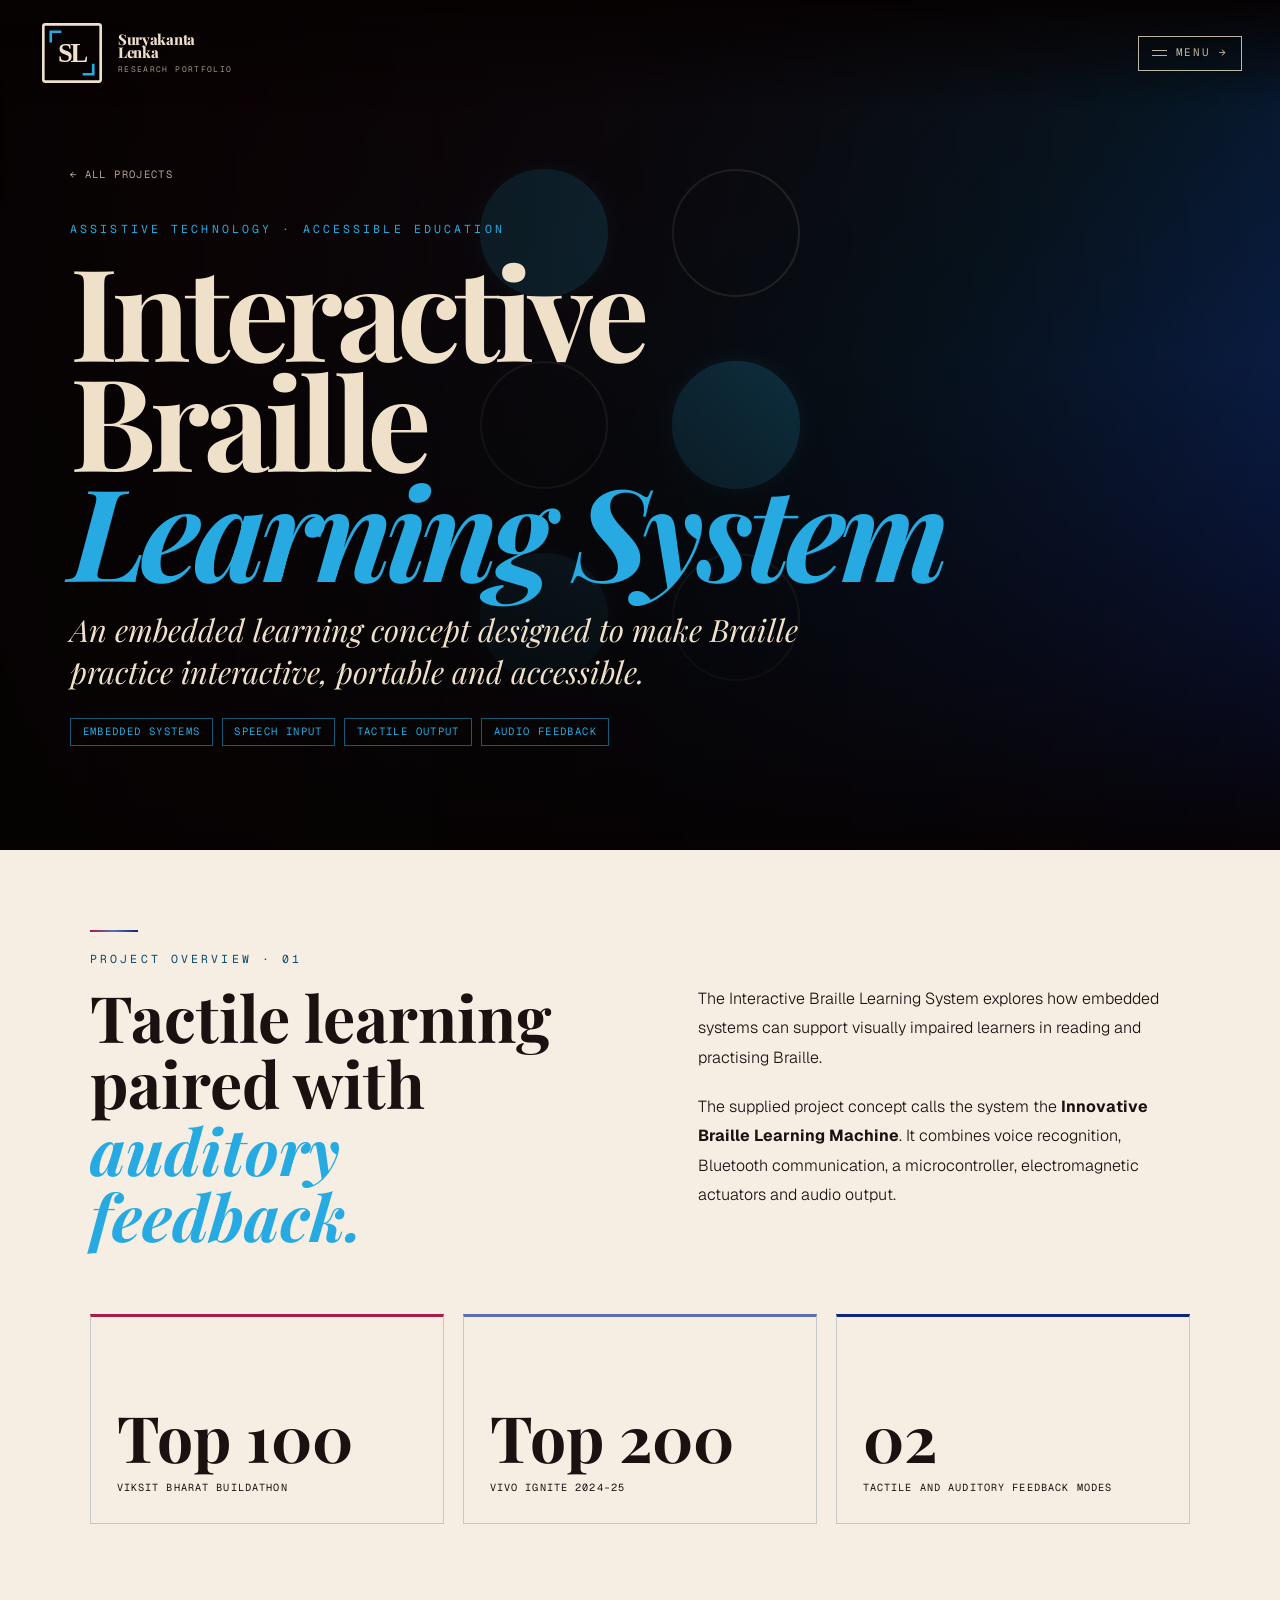
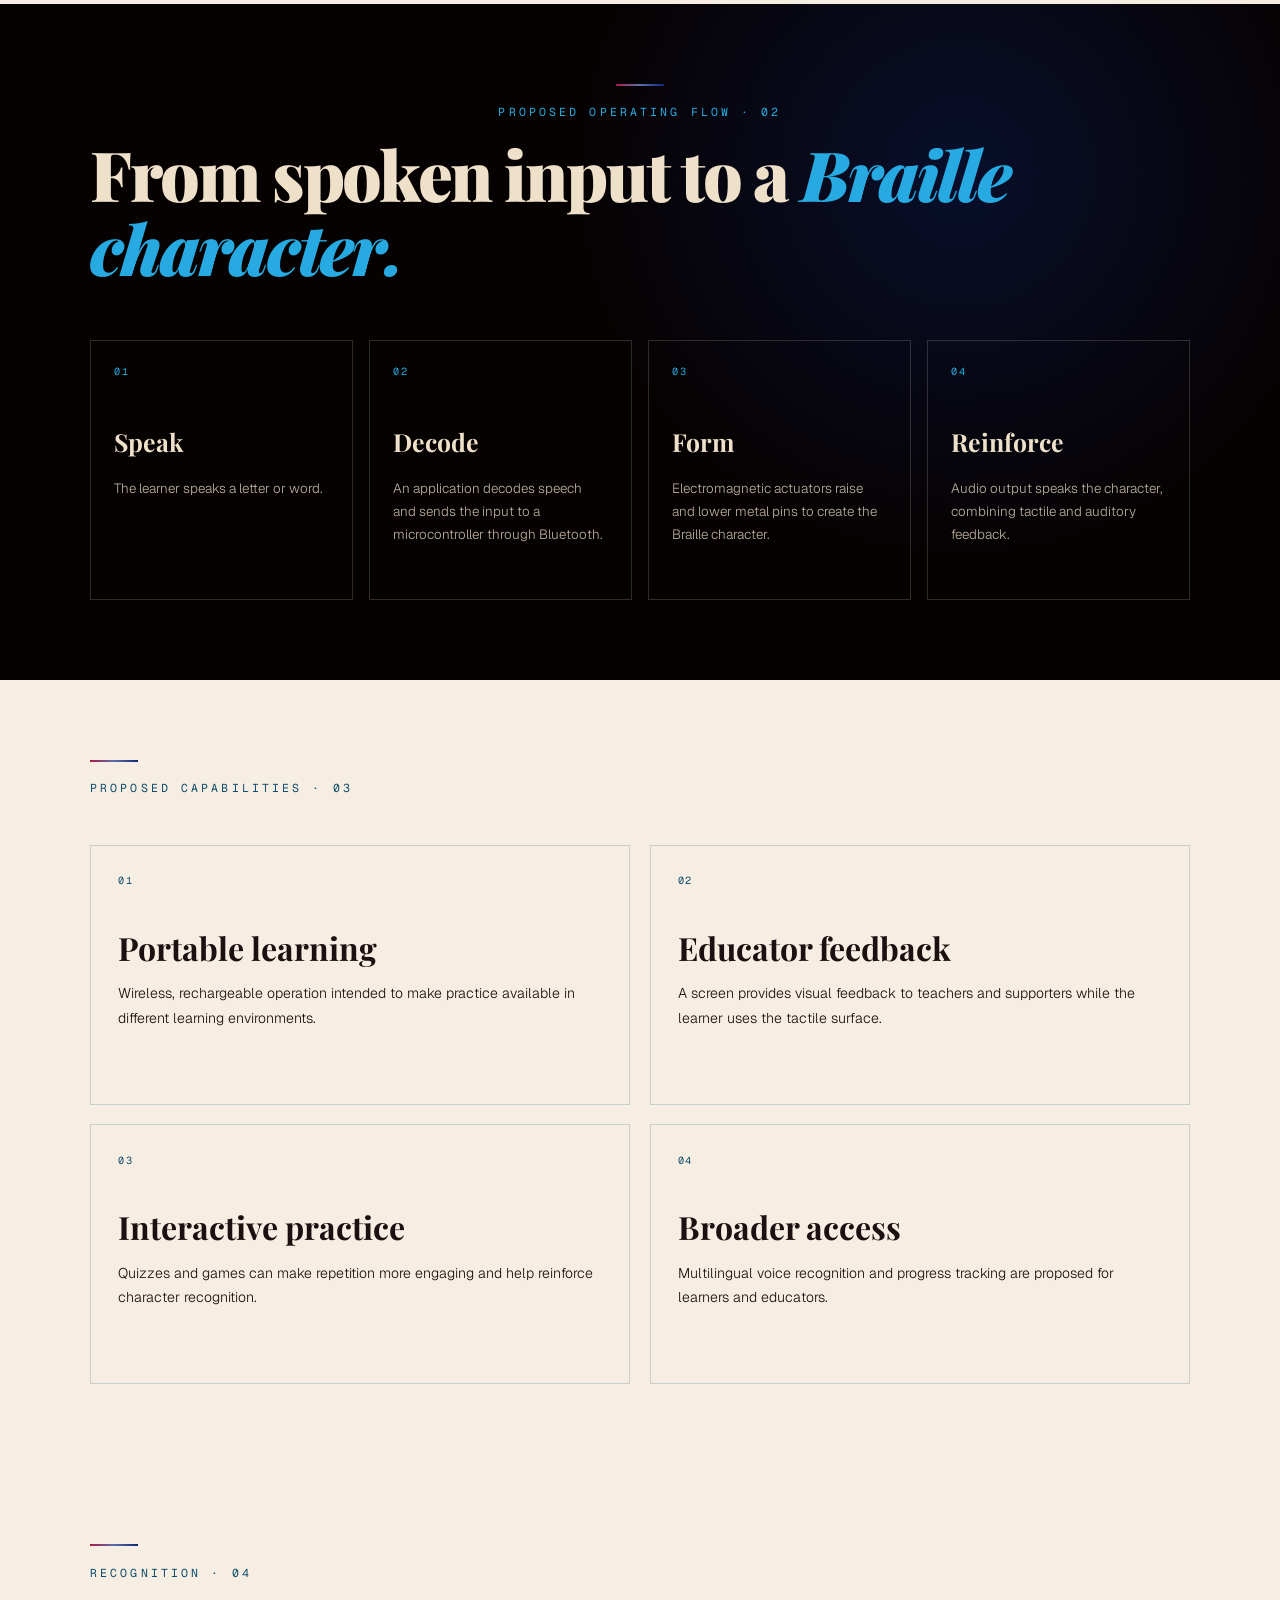
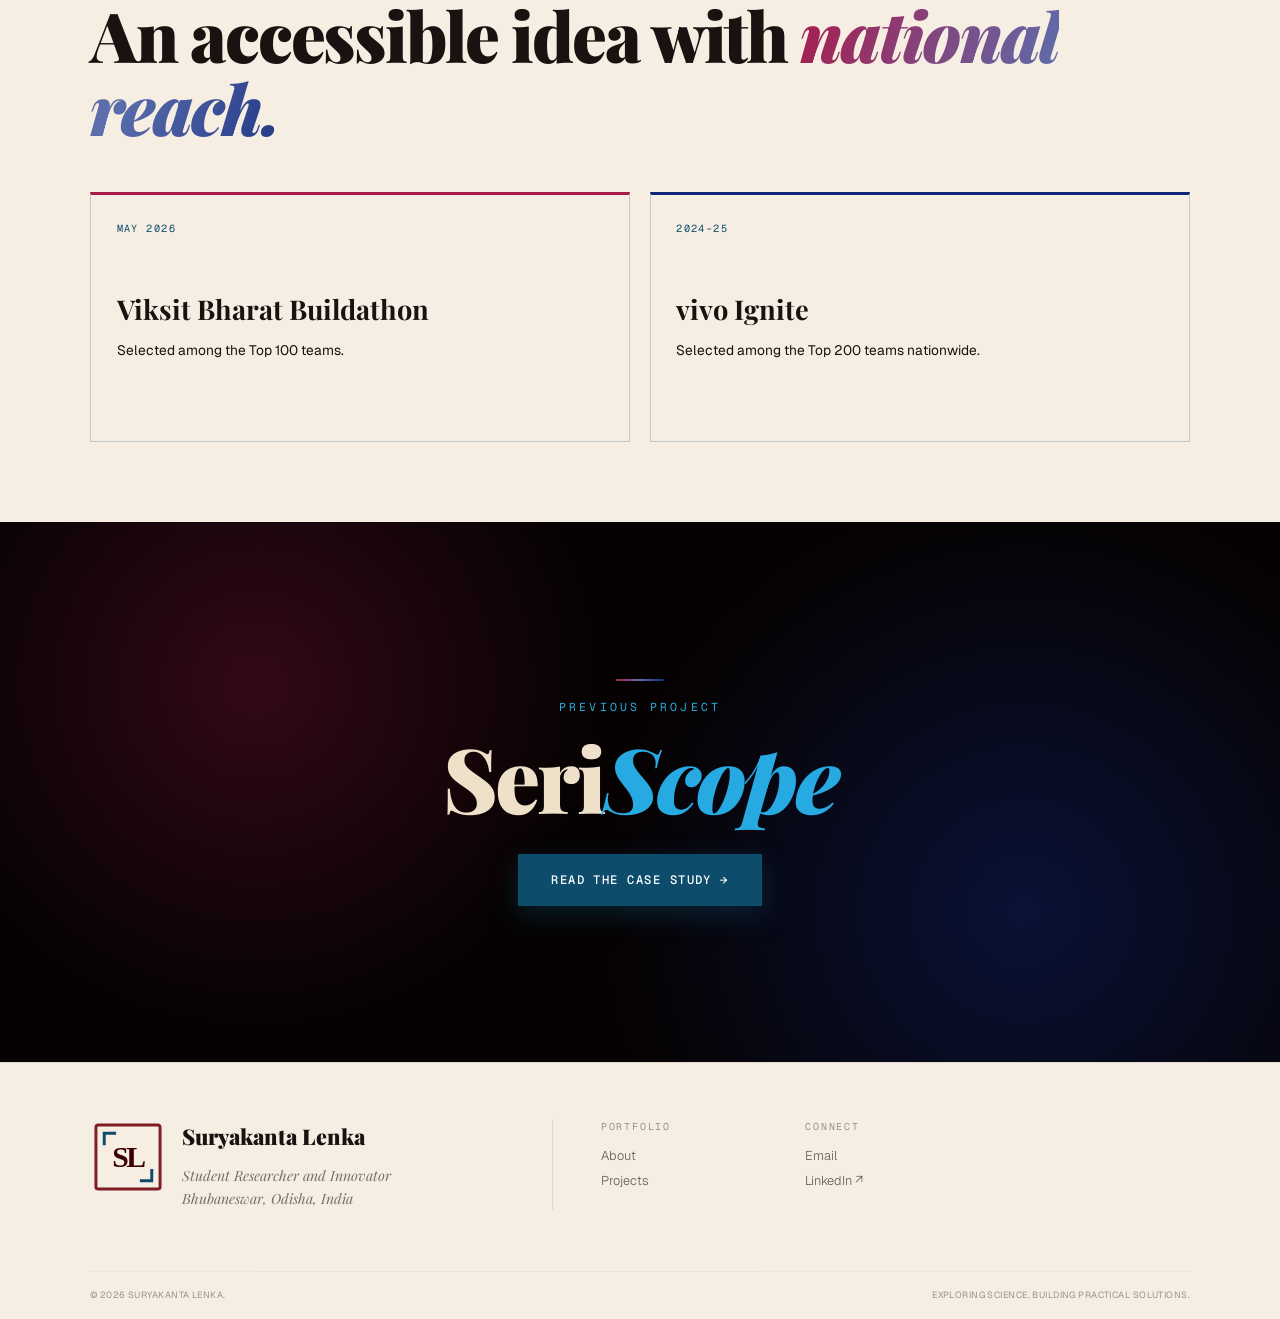
<file: projects/braille/index.html>
<!doctype html>
<html lang="en">
  <head>
    <meta charset="utf-8" /><meta name="viewport" content="width=device-width, initial-scale=1" /><meta name="theme-color" content="#060202" />
    <title>Interactive Braille Learning System | Suryakanta Lenka</title><meta name="description" content="An embedded assistive-technology concept combining tactile Braille output with speech input and audio feedback." />
    <link rel="preconnect" href="https://fonts.googleapis.com" /><link rel="preconnect" href="https://fonts.gstatic.com" crossorigin /><link href="https://fonts.googleapis.com/css2?family=Geist:wght@300;400;500;600;700&family=Geist+Mono:wght@400;500;600&family=Playfair+Display:ital,wght@0,700;0,800;0,900;1,700;1,800;1,900&display=swap" rel="stylesheet" />
    <link rel="icon" href="../../assets/sl-mark.svg" type="image/svg+xml" /><link rel="stylesheet" href="../../styles.css" />
  </head>
  <body class="case-page">
    <a class="skip-link" href="#main">Skip to content</a>
    <header class="site-nav over-hero" data-header><a class="nav-brand" href="../../#home" aria-label="Suryakanta Lenka home"><img class="brand-light" src="../../assets/sl-mark-light.svg" alt="" width="68" height="68" /><img class="brand-dark" src="../../assets/sl-mark.svg" alt="" width="68" height="68" /><span><strong>Suryakanta<br />Lenka</strong><small>Research portfolio</small></span></a><button class="menu-button" type="button" aria-expanded="false" aria-controls="menu-overlay" data-menu-toggle><span class="menu-lines" aria-hidden="true"><i></i><i></i></span><span data-menu-label>Menu</span><span aria-hidden="true">→</span></button></header>
    <div class="menu-overlay" id="menu-overlay" aria-hidden="true" data-menu><div class="menu-orbit" aria-hidden="true"></div><button class="menu-close" type="button" aria-label="Close menu" data-menu-close>×</button><nav aria-label="Expanded navigation"><a href="../../#home"><span>01</span>Home</a><a href="../../#about"><span>02</span>About</a><a href="../../#projects"><span>03</span>Projects</a><a href="../../#achievements"><span>04</span>Achievements</a><a href="../../#experience"><span>05</span>Experience</a><a href="../../#contact"><span>06</span>Contact</a></nav><div class="menu-meta"><p>Student researcher · Bhubaneswar, India</p><p>Computer vision · Embedded systems · Scientific research</p></div></div>
    <main id="main">
      <section class="case-hero case-hero-braille" data-hero><div class="case-braille-art" aria-hidden="true"><div class="braille-cell large"><i></i><i></i><i></i><i></i><i></i><i></i></div></div><div class="case-hero-overlay"></div><div class="case-hero-inner reveal"><a class="case-back" href="../../#projects">← All projects</a><p class="hero-label">Assistive technology · Accessible education</p><h1>Interactive Braille <em>Learning System</em></h1><p>An embedded learning concept designed to make Braille practice interactive, portable and accessible.</p><div class="hero-tags"><span>Embedded systems</span><span>Speech input</span><span>Tactile output</span><span>Audio feedback</span></div></div></section>
      <section class="section case-intro"><p class="section-label reveal">Project overview · 01</p><div class="case-lead reveal"><h2>Tactile learning paired with <em>auditory feedback.</em></h2><div><p>The Interactive Braille Learning System explores how embedded systems can support visually impaired learners in reading and practising Braille.</p><p>The supplied project concept calls the system the <strong>Innovative Braille Learning Machine</strong>. It combines voice recognition, Bluetooth communication, a microcontroller, electromagnetic actuators and audio output.</p></div></div><div class="case-stats reveal"><article><strong>Top 100</strong><span>Viksit Bharat Buildathon</span></article><article><strong>Top 200</strong><span>vivo Ignite 2024–25</span></article><article><strong>02</strong><span>Tactile and auditory feedback modes</span></article></div></section>
      <section class="case-dark"><div class="section"><p class="section-label section-label-dark reveal">Proposed operating flow · 02</p><h2 class="section-title reveal">From spoken input to a <em>Braille character.</em></h2><ol class="process-grid reveal"><li><span>01</span><strong>Speak</strong><p>The learner speaks a letter or word.</p></li><li><span>02</span><strong>Decode</strong><p>An application decodes speech and sends the input to a microcontroller through Bluetooth.</p></li><li><span>03</span><strong>Form</strong><p>Electromagnetic actuators raise and lower metal pins to create the Braille character.</p></li><li><span>04</span><strong>Reinforce</strong><p>Audio output speaks the character, combining tactile and auditory feedback.</p></li></ol></div></section>
      <section class="section"><p class="section-label reveal">Proposed capabilities · 03</p><div class="feature-grid reveal"><article><span>01</span><h3>Portable learning</h3><p>Wireless, rechargeable operation intended to make practice available in different learning environments.</p></article><article><span>02</span><h3>Educator feedback</h3><p>A screen provides visual feedback to teachers and supporters while the learner uses the tactile surface.</p></article><article><span>03</span><h3>Interactive practice</h3><p>Quizzes and games can make repetition more engaging and help reinforce character recognition.</p></article><article><span>04</span><h3>Broader access</h3><p>Multilingual voice recognition and progress tracking are proposed for learners and educators.</p></article></div></section>
      <section class="section case-recognition"><p class="section-label reveal">Recognition · 04</p><h2 class="section-title reveal">An accessible idea with <em>national reach.</em></h2><div class="recognition-grid two reveal"><article><span>May 2026</span><h3>Viksit Bharat Buildathon</h3><p>Selected among the Top 100 teams.</p></article><article><span>2024–25</span><h3>vivo Ignite</h3><p>Selected among the Top 200 teams nationwide.</p></article></div></section>
      <section class="project-next"><div><p class="section-label section-label-dark">Previous project</p><h2>Seri<em>Scope</em></h2><a class="button button-primary" href="../seriscope/">Read the case study →</a></div></section>
    </main>
    <footer class="site-footer"><div class="footer-inner"><div class="footer-brand"><img src="../../assets/sl-mark.svg" alt="" width="76" height="76" /><div><strong>Suryakanta Lenka</strong><p>Student Researcher and Innovator<br />Bhubaneswar, Odisha, India</p></div></div><nav class="footer-links" aria-label="Footer navigation"><div><span>Portfolio</span><a href="../../#about">About</a><a href="../../#projects">Projects</a></div><div><span>Connect</span><a href="mailto:suryakantalenka868@gmail.com">Email</a><a href="https://in.linkedin.com/in/suyakantalenka" target="_blank" rel="me noopener">LinkedIn ↗</a></div></nav><div class="footer-bottom"><small>© <span data-year></span> Suryakanta Lenka.</small><small>Exploring science. Building practical solutions.</small></div></div></footer><a class="back-to-top" href="#main" aria-label="Back to top" data-back-top>↑</a><script src="../../script.js"></script>
  </body>
</html>
</file>
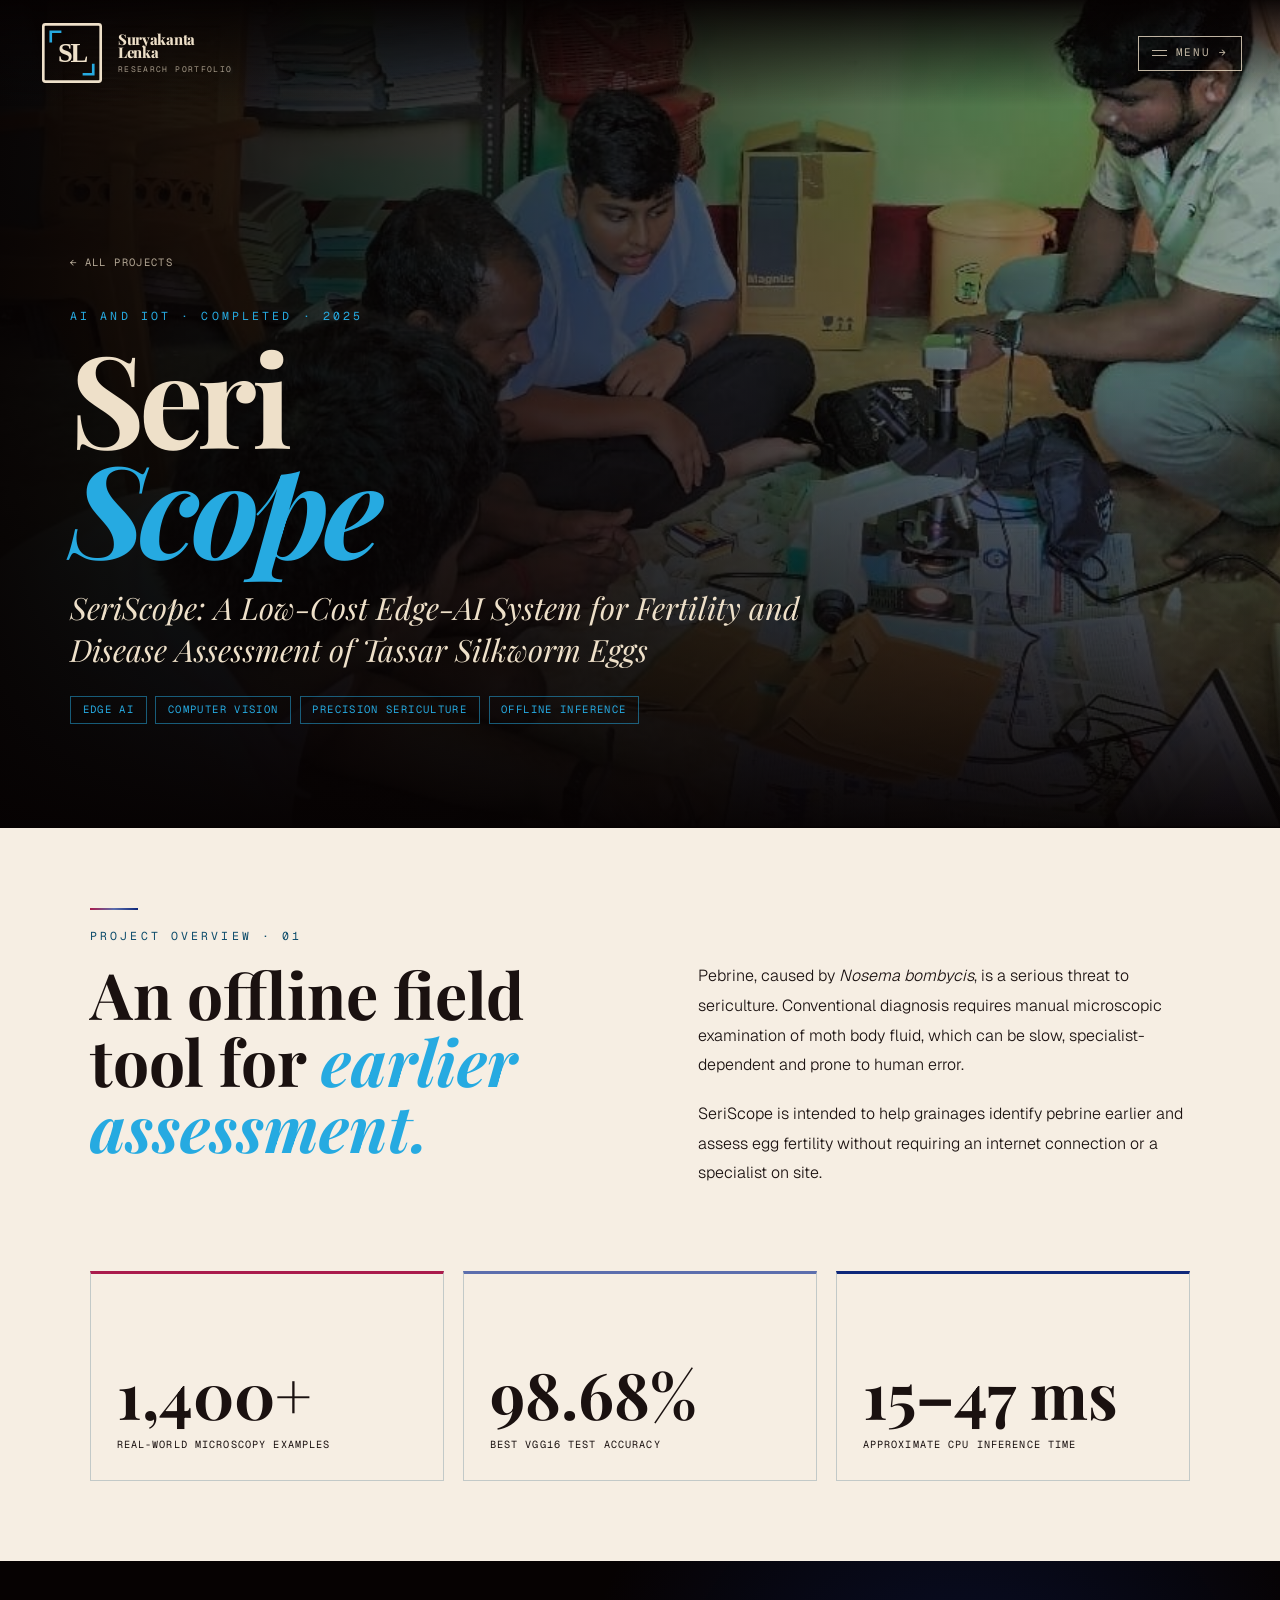
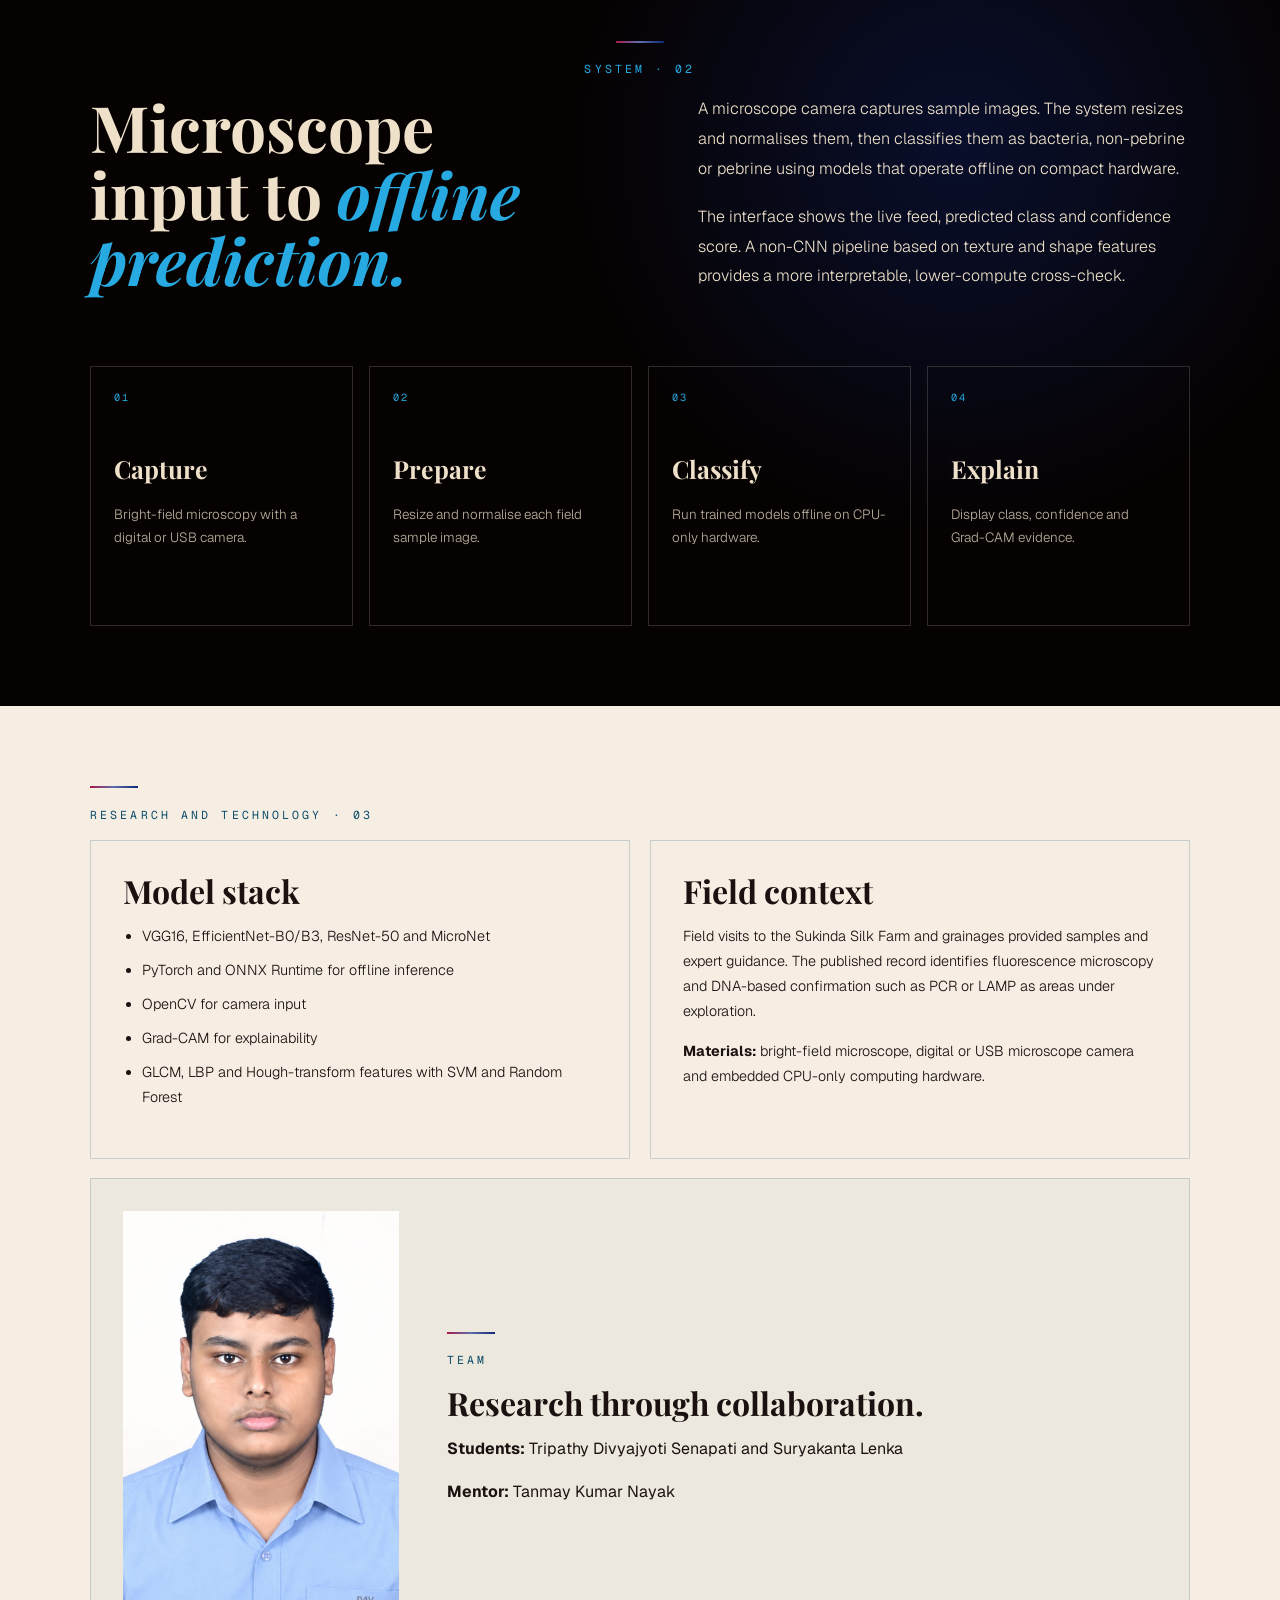
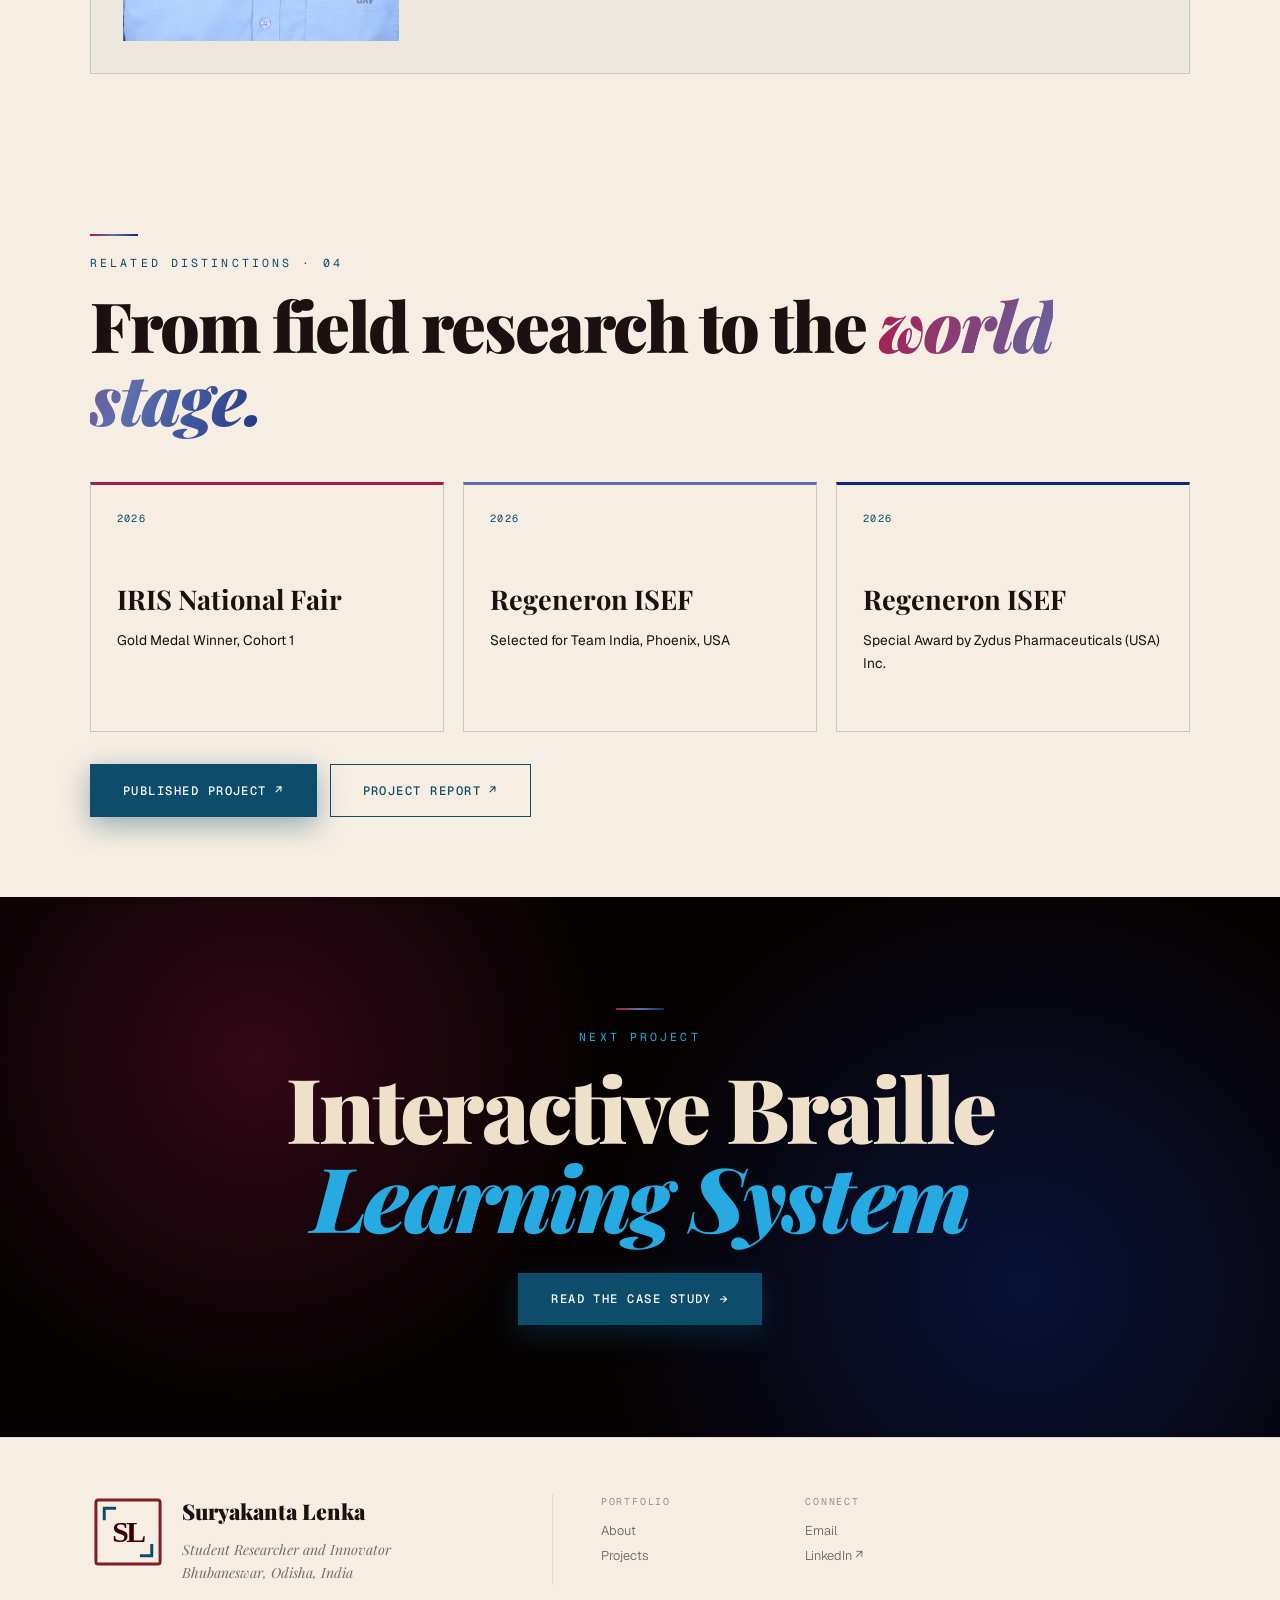
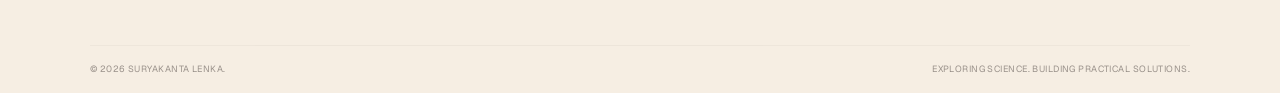
<file: projects/seriscope/index.html>
<!doctype html>
<html lang="en">
  <head>
    <meta charset="utf-8" /><meta name="viewport" content="width=device-width, initial-scale=1" /><meta name="theme-color" content="#060202" />
    <title>SeriScope | Suryakanta Lenka</title><meta name="description" content="SeriScope is a low-cost offline Edge-AI system for fertility and disease assessment of tassar silkworm eggs." />
    <link rel="preconnect" href="https://fonts.googleapis.com" /><link rel="preconnect" href="https://fonts.gstatic.com" crossorigin /><link href="https://fonts.googleapis.com/css2?family=Geist:wght@300;400;500;600;700&family=Geist+Mono:wght@400;500;600&family=Playfair+Display:ital,wght@0,700;0,800;0,900;1,700;1,800;1,900&display=swap" rel="stylesheet" />
    <link rel="icon" href="../../assets/sl-mark.svg" type="image/svg+xml" /><link rel="stylesheet" href="../../styles.css" />
  </head>
  <body class="case-page">
    <a class="skip-link" href="#main">Skip to content</a>
    <header class="site-nav over-hero" data-header><a class="nav-brand" href="../../#home" aria-label="Suryakanta Lenka home"><img class="brand-light" src="../../assets/sl-mark-light.svg" alt="" width="68" height="68" /><img class="brand-dark" src="../../assets/sl-mark.svg" alt="" width="68" height="68" /><span><strong>Suryakanta<br />Lenka</strong><small>Research portfolio</small></span></a><button class="menu-button" type="button" aria-expanded="false" aria-controls="menu-overlay" data-menu-toggle><span class="menu-lines" aria-hidden="true"><i></i><i></i></span><span data-menu-label>Menu</span><span aria-hidden="true">→</span></button></header>
    <div class="menu-overlay" id="menu-overlay" aria-hidden="true" data-menu><div class="menu-orbit" aria-hidden="true"></div><button class="menu-close" type="button" aria-label="Close menu" data-menu-close>×</button><nav aria-label="Expanded navigation"><a href="../../#home"><span>01</span>Home</a><a href="../../#about"><span>02</span>About</a><a href="../../#projects"><span>03</span>Projects</a><a href="../../#achievements"><span>04</span>Achievements</a><a href="../../#experience"><span>05</span>Experience</a><a href="../../#contact"><span>06</span>Contact</a></nav><div class="menu-meta"><p>Student researcher · Bhubaneswar, India</p><p>Computer vision · Embedded systems · Scientific research</p></div></div>

    <main id="main">
      <section class="case-hero" data-hero><div class="case-hero-image"><img src="../../assets/website-content/seriscope-interface.jpeg" alt="The SeriScope team examining samples with a microscope and connected computer" width="970" height="545" /></div><div class="case-hero-overlay"></div><div class="case-hero-inner reveal"><a class="case-back" href="../../#projects">← All projects</a><p class="hero-label">AI and IoT · Completed · 2025</p><h1>Seri<em>Scope</em></h1><p>SeriScope: A Low-Cost Edge-AI System for Fertility and Disease Assessment of Tassar Silkworm Eggs</p><div class="hero-tags"><span>Edge AI</span><span>Computer vision</span><span>Precision sericulture</span><span>Offline inference</span></div></div></section>

      <section class="section case-intro"><p class="section-label reveal">Project overview · 01</p><div class="case-lead reveal"><h2>An offline field tool for <em>earlier assessment.</em></h2><div><p>Pebrine, caused by <i>Nosema bombycis</i>, is a serious threat to sericulture. Conventional diagnosis requires manual microscopic examination of moth body fluid, which can be slow, specialist-dependent and prone to human error.</p><p>SeriScope is intended to help grainages identify pebrine earlier and assess egg fertility without requiring an internet connection or a specialist on site.</p></div></div>
        <div class="case-stats reveal"><article><strong>1,400+</strong><span>Real-world microscopy examples</span></article><article><strong>98.68%</strong><span>Best VGG16 test accuracy</span></article><article><strong>15–47 ms</strong><span>Approximate CPU inference time</span></article></div>
      </section>

      <section class="case-dark"><div class="section"><p class="section-label section-label-dark reveal">System · 02</p><div class="case-lead reveal"><h2>Microscope input to <em>offline prediction.</em></h2><div><p>A microscope camera captures sample images. The system resizes and normalises them, then classifies them as bacteria, non-pebrine or pebrine using models that operate offline on compact hardware.</p><p>The interface shows the live feed, predicted class and confidence score. A non-CNN pipeline based on texture and shape features provides a more interpretable, lower-compute cross-check.</p></div></div><ol class="process-grid reveal"><li><span>01</span><strong>Capture</strong><p>Bright-field microscopy with a digital or USB camera.</p></li><li><span>02</span><strong>Prepare</strong><p>Resize and normalise each field sample image.</p></li><li><span>03</span><strong>Classify</strong><p>Run trained models offline on CPU-only hardware.</p></li><li><span>04</span><strong>Explain</strong><p>Display class, confidence and Grad-CAM evidence.</p></li></ol></div></section>

      <section class="section"><p class="section-label reveal">Research and technology · 03</p><div class="case-columns reveal"><article><h3>Model stack</h3><ul><li>VGG16, EfficientNet-B0/B3, ResNet-50 and MicroNet</li><li>PyTorch and ONNX Runtime for offline inference</li><li>OpenCV for camera input</li><li>Grad-CAM for explainability</li><li>GLCM, LBP and Hough-transform features with SVM and Random Forest</li></ul></article><article><h3>Field context</h3><p>Field visits to the Sukinda Silk Farm and grainages provided samples and expert guidance. The published record identifies fluorescence microscopy and DNA-based confirmation such as PCR or LAMP as areas under exploration.</p><p><strong>Materials:</strong> bright-field microscope, digital or USB microscope camera and embedded CPU-only computing hardware.</p></article></div>
        <div class="team-panel reveal"><img src="../../assets/website-content/suryakanta-portrait.jpeg" alt="Portrait of Suryakanta Lenka" width="1106" height="1454" loading="lazy" /><div><p class="section-label">Team</p><h3>Research through collaboration.</h3><p><strong>Students:</strong> Tripathy Divyajyoti Senapati and Suryakanta Lenka</p><p><strong>Mentor:</strong> Tanmay Kumar Nayak</p></div></div>
      </section>

      <section class="section case-recognition"><p class="section-label reveal">Related distinctions · 04</p><h2 class="section-title reveal">From field research to the <em>world stage.</em></h2><div class="recognition-grid reveal"><article><span>2026</span><h3>IRIS National Fair</h3><p>Gold Medal Winner, Cohort 1</p></article><article><span>2026</span><h3>Regeneron ISEF</h3><p>Selected for Team India, Phoenix, USA</p></article><article><span>2026</span><h3>Regeneron ISEF</h3><p>Special Award by Zydus Pharmaceuticals (USA) Inc.</p></article></div><div class="resource-links reveal"><a class="button button-primary" href="https://atldavunit8.org/projects/seriscope/" target="_blank" rel="noopener">Published project ↗</a><a class="button button-outline" href="https://atldavunit8.org/reports/IRIS.pdf" target="_blank" rel="noopener">Project report ↗</a></div></section>
      <section class="project-next"><div><p class="section-label section-label-dark">Next project</p><h2>Interactive Braille<br /><em>Learning System</em></h2><a class="button button-primary" href="../braille/">Read the case study →</a></div></section>
    </main>
    <footer class="site-footer"><div class="footer-inner"><div class="footer-brand"><img src="../../assets/sl-mark.svg" alt="" width="76" height="76" /><div><strong>Suryakanta Lenka</strong><p>Student Researcher and Innovator<br />Bhubaneswar, Odisha, India</p></div></div><nav class="footer-links" aria-label="Footer navigation"><div><span>Portfolio</span><a href="../../#about">About</a><a href="../../#projects">Projects</a></div><div><span>Connect</span><a href="mailto:suryakantalenka868@gmail.com">Email</a><a href="https://in.linkedin.com/in/suyakantalenka" target="_blank" rel="me noopener">LinkedIn ↗</a></div></nav><div class="footer-bottom"><small>© <span data-year></span> Suryakanta Lenka.</small><small>Exploring science. Building practical solutions.</small></div></div></footer><a class="back-to-top" href="#main" aria-label="Back to top" data-back-top>↑</a><script src="../../script.js"></script>
  </body>
</html>
</file>
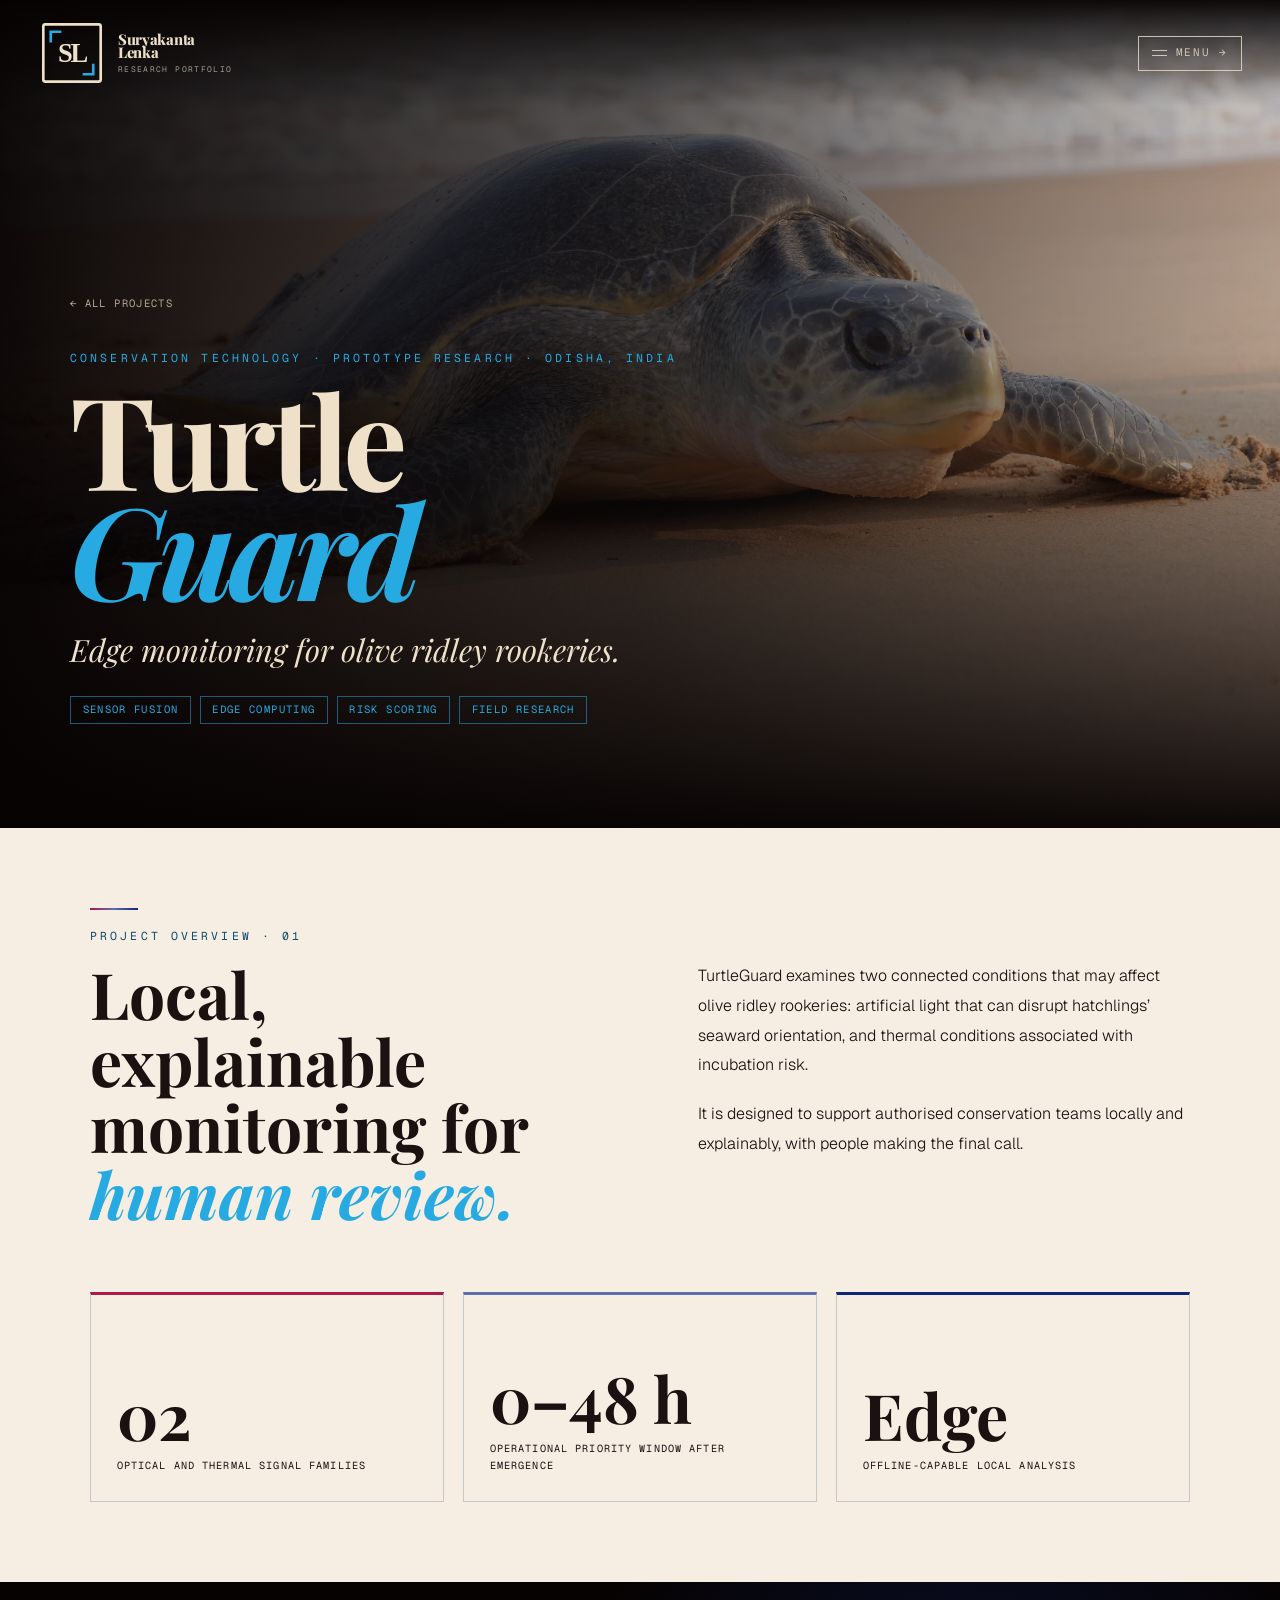
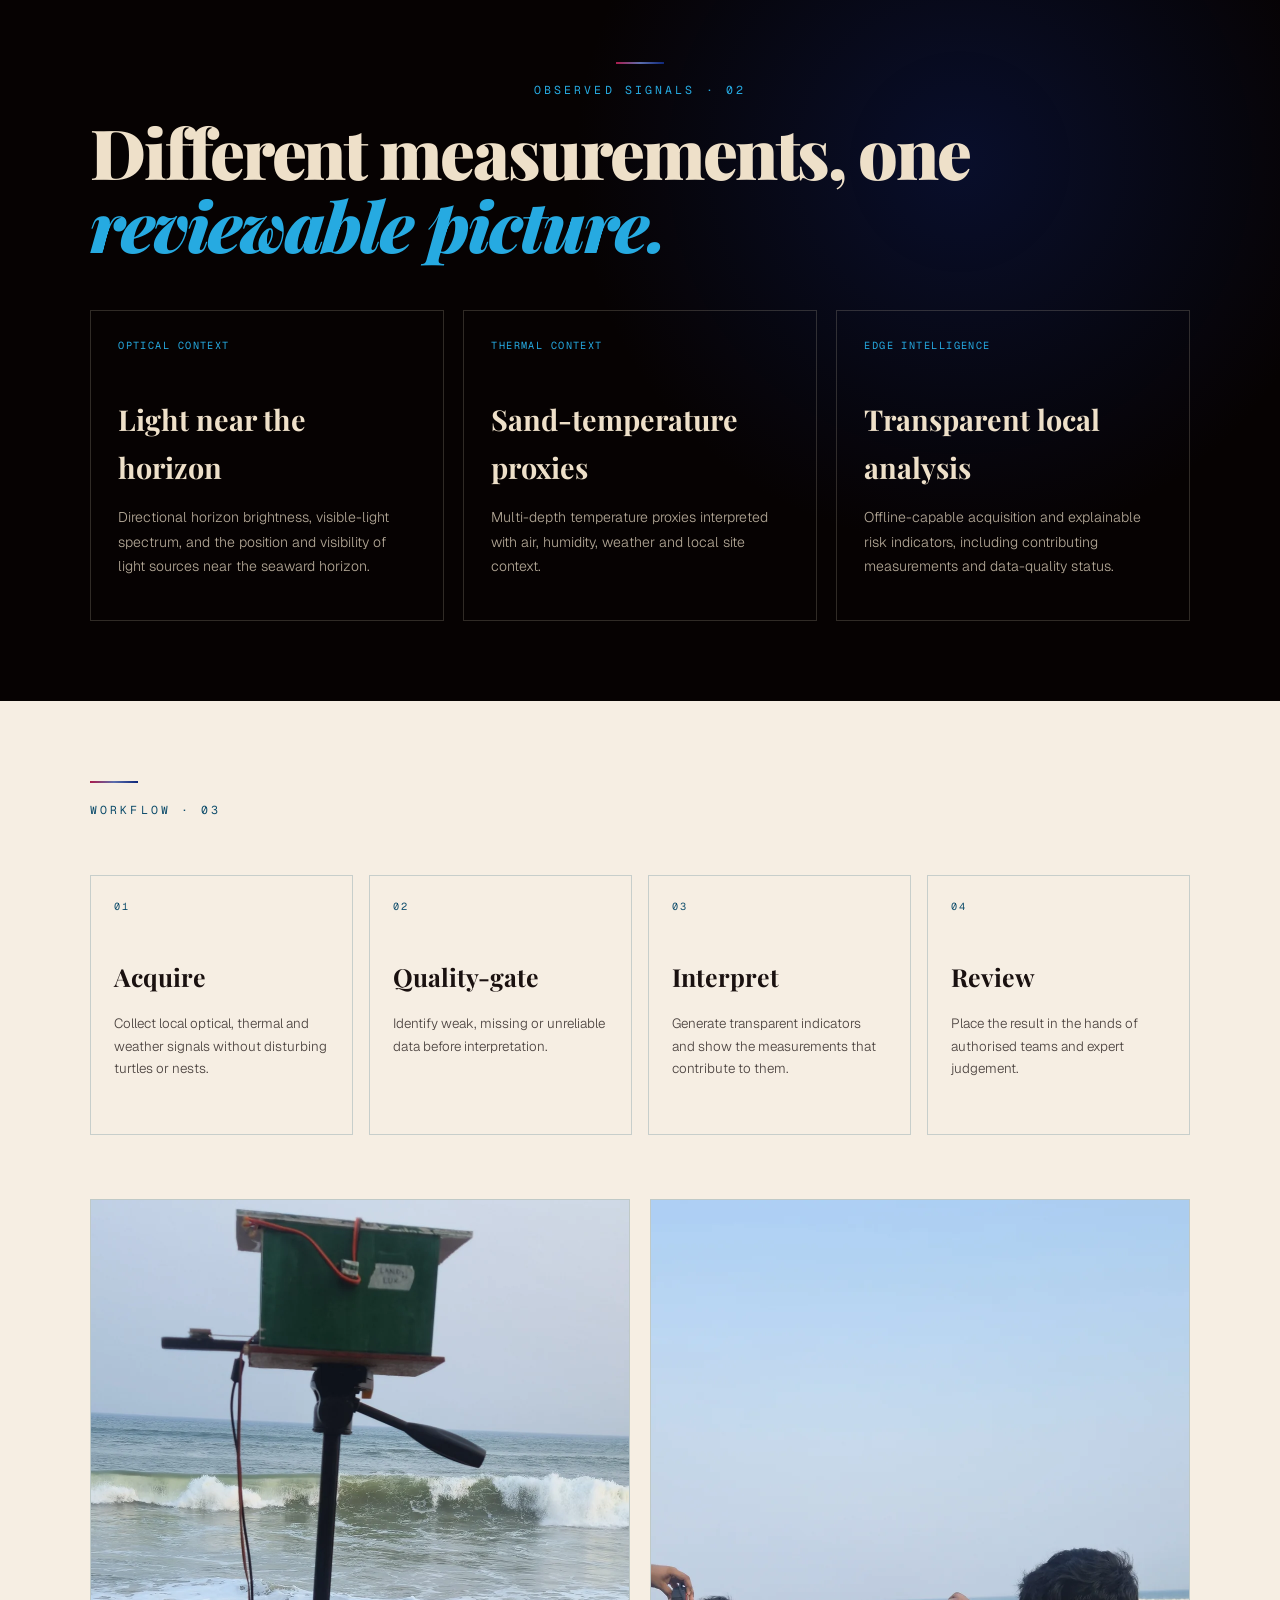
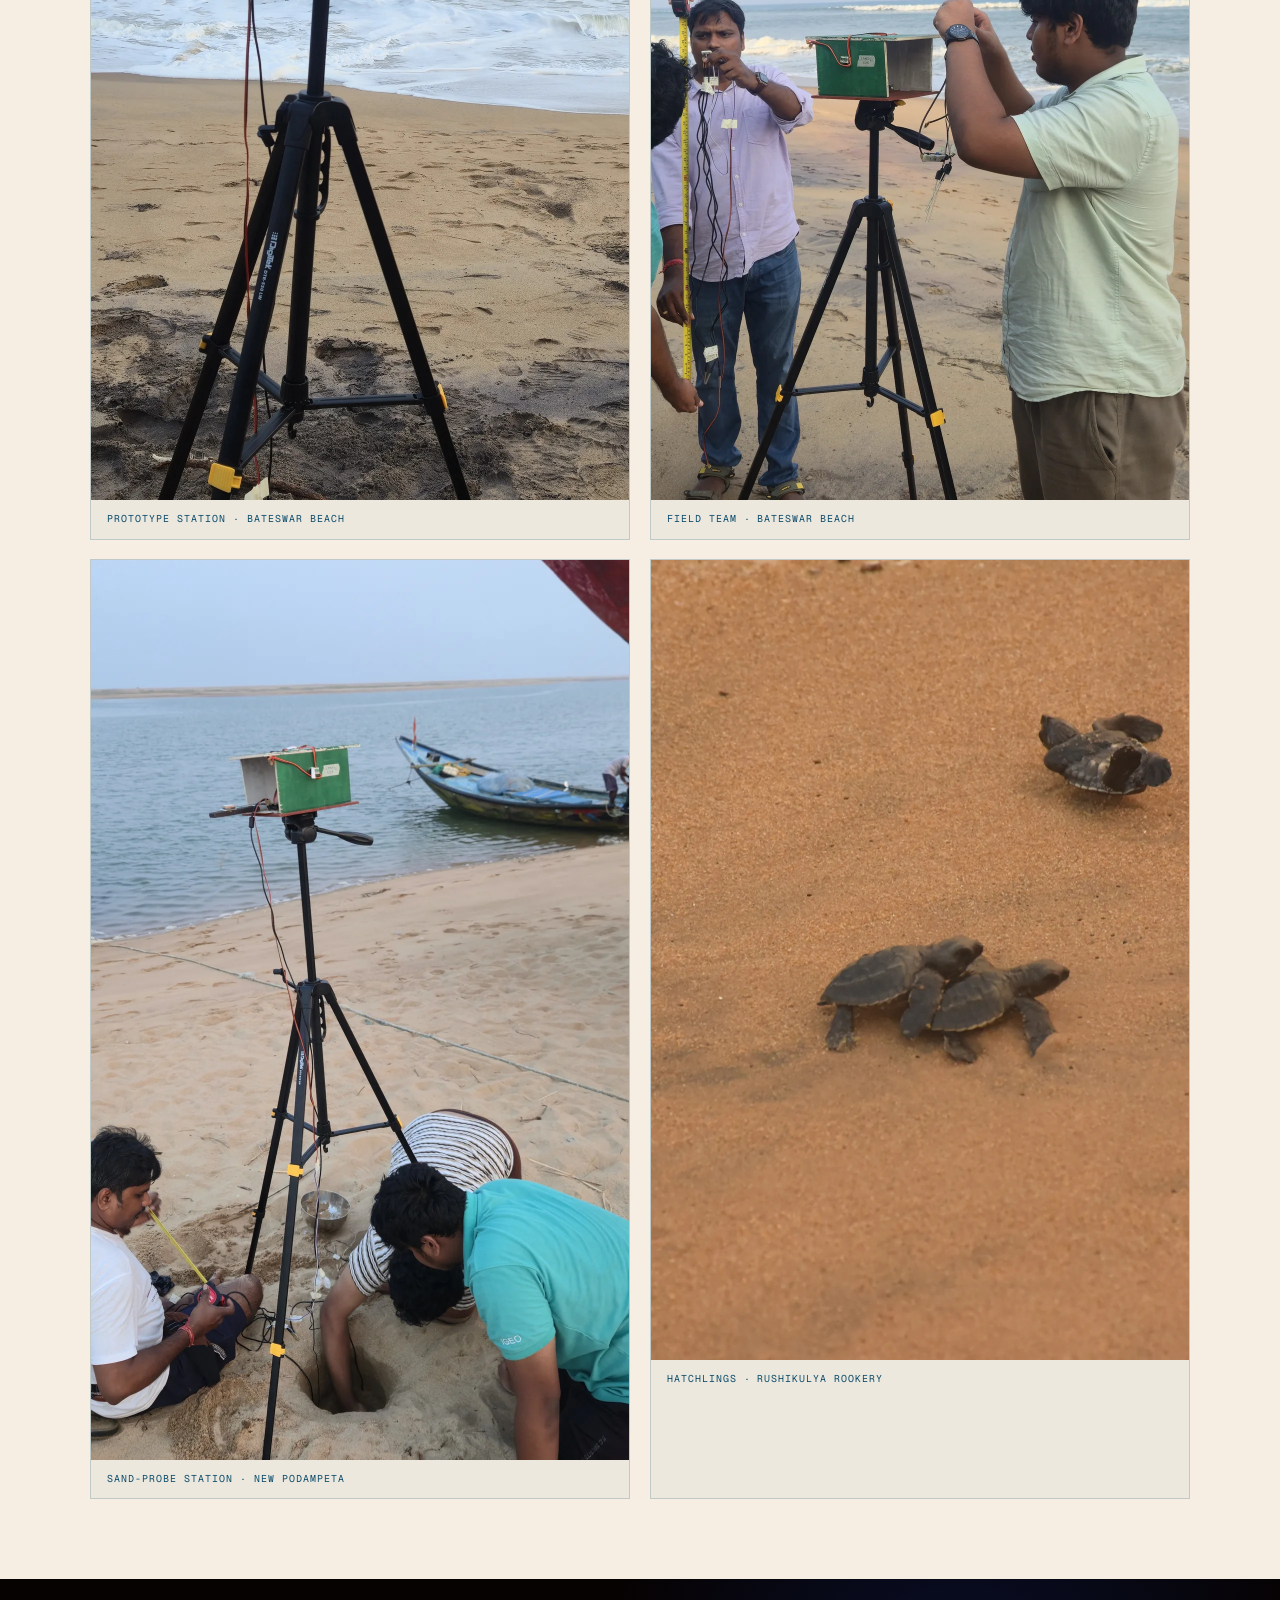
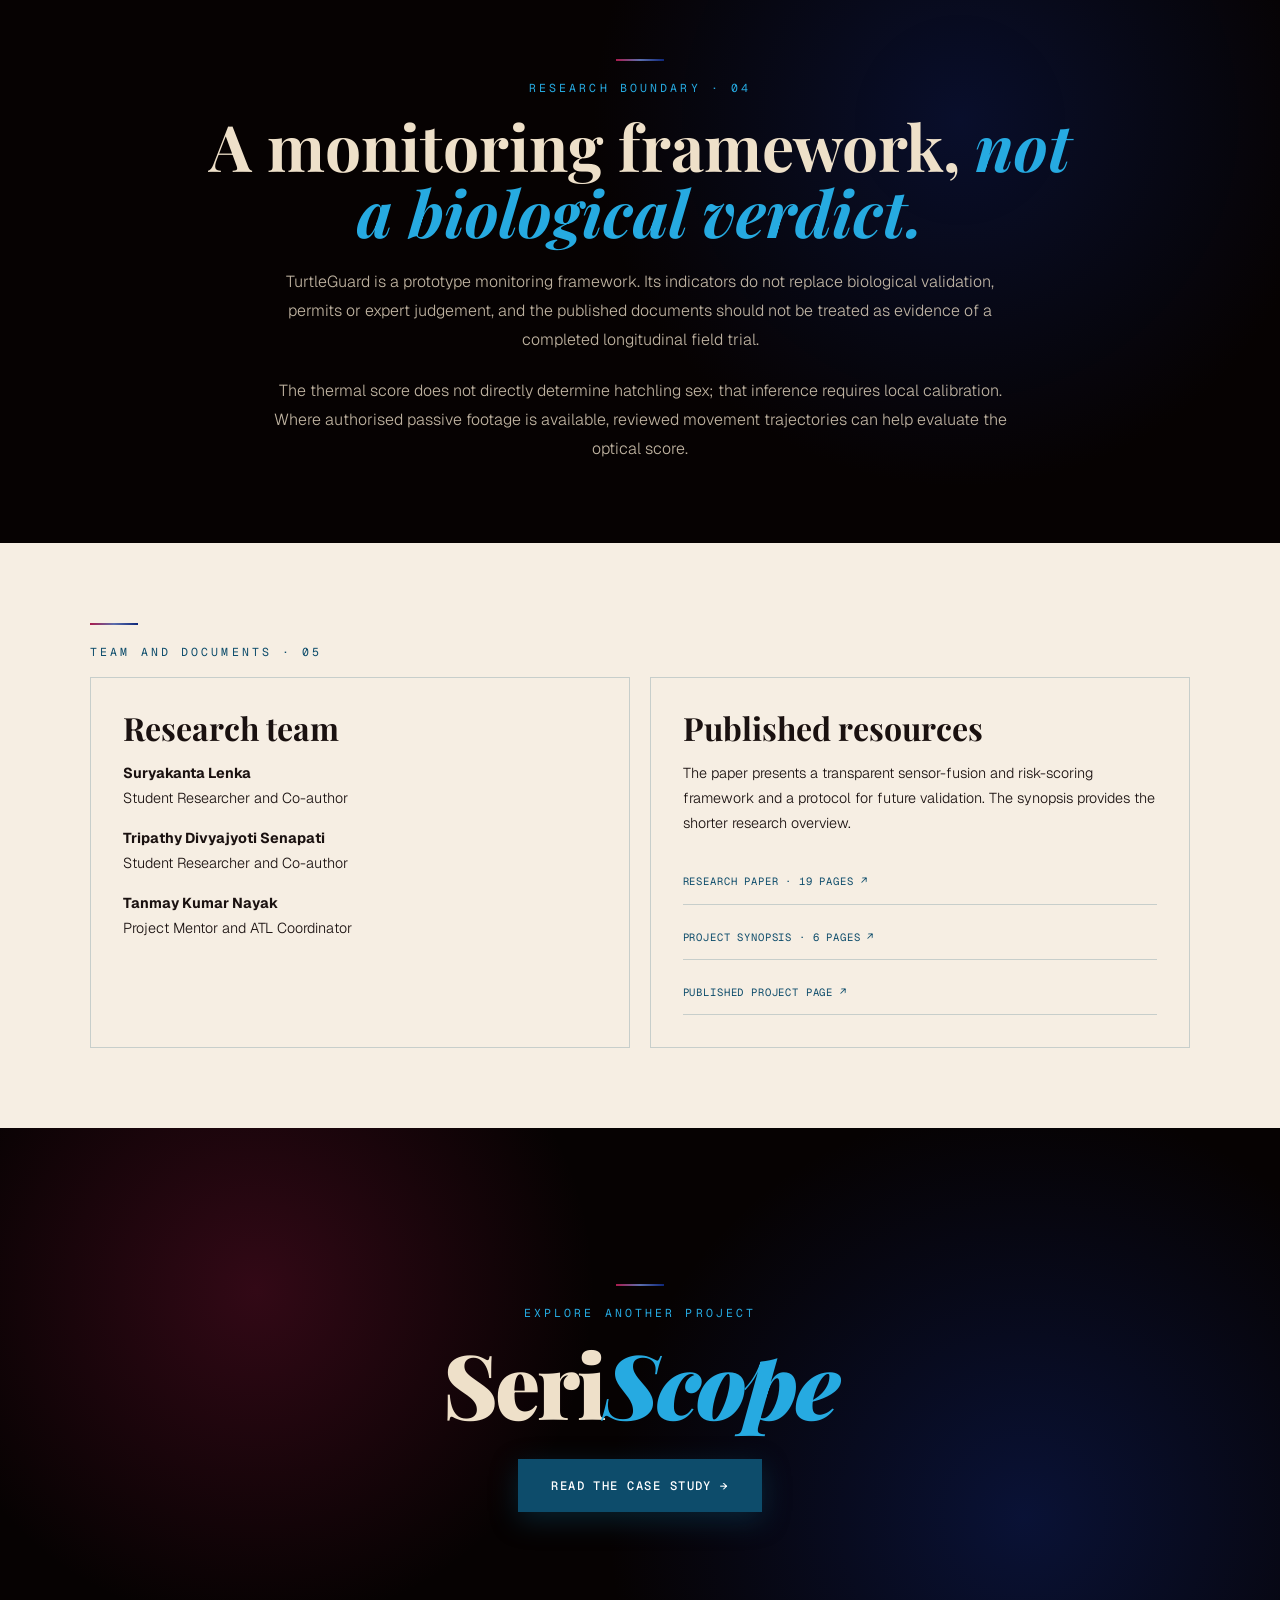
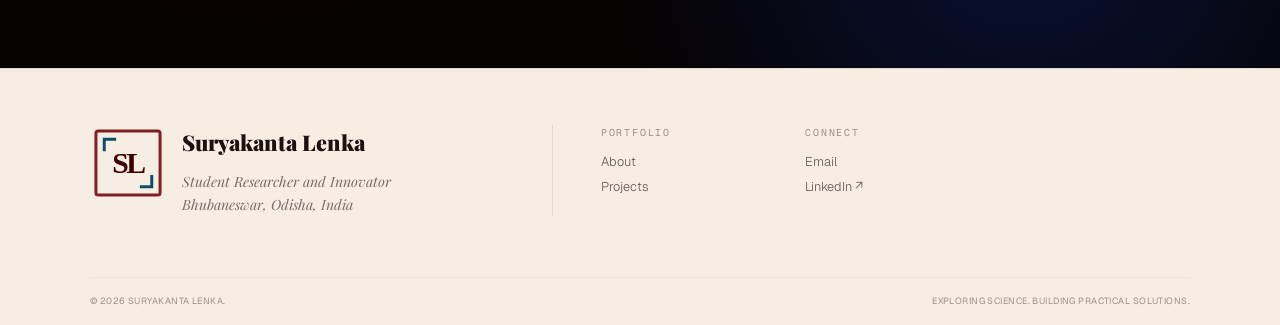
<file: projects/turtleguard/index.html>
<!doctype html>
<html lang="en">
  <head>
    <meta charset="utf-8" /><meta name="viewport" content="width=device-width, initial-scale=1" /><meta name="theme-color" content="#060202" />
    <title>TurtleGuard | Suryakanta Lenka</title><meta name="description" content="TurtleGuard is an edge-based sensor-fusion and risk-scoring prototype for artificial-light and thermal conditions at olive ridley rookeries." />
    <link rel="preconnect" href="https://fonts.googleapis.com" /><link rel="preconnect" href="https://fonts.gstatic.com" crossorigin /><link href="https://fonts.googleapis.com/css2?family=Geist:wght@300;400;500;600;700&family=Geist+Mono:wght@400;500;600&family=Playfair+Display:ital,wght@0,700;0,800;0,900;1,700;1,800;1,900&display=swap" rel="stylesheet" />
    <link rel="icon" href="../../assets/sl-mark.svg" type="image/svg+xml" /><link rel="stylesheet" href="../../styles.css" />
  </head>
  <body class="case-page">
    <a class="skip-link" href="#main">Skip to content</a>
    <header class="site-nav over-hero" data-header><a class="nav-brand" href="../../#home" aria-label="Suryakanta Lenka home"><img class="brand-light" src="../../assets/sl-mark-light.svg" alt="" width="68" height="68" /><img class="brand-dark" src="../../assets/sl-mark.svg" alt="" width="68" height="68" /><span><strong>Suryakanta<br />Lenka</strong><small>Research portfolio</small></span></a><button class="menu-button" type="button" aria-expanded="false" aria-controls="menu-overlay" data-menu-toggle><span class="menu-lines" aria-hidden="true"><i></i><i></i></span><span data-menu-label>Menu</span><span aria-hidden="true">→</span></button></header>
    <div class="menu-overlay" id="menu-overlay" aria-hidden="true" data-menu><div class="menu-orbit" aria-hidden="true"></div><button class="menu-close" type="button" aria-label="Close menu" data-menu-close>×</button><nav aria-label="Expanded navigation"><a href="../../#home"><span>01</span>Home</a><a href="../../#about"><span>02</span>About</a><a href="../../#projects"><span>03</span>Projects</a><a href="../../#achievements"><span>04</span>Achievements</a><a href="../../#experience"><span>05</span>Experience</a><a href="../../#contact"><span>06</span>Contact</a></nav><div class="menu-meta"><p>Student researcher · Bhubaneswar, India</p><p>Computer vision · Embedded systems · Scientific research</p></div></div>

    <main id="main">
      <section class="case-hero" data-hero><div class="case-hero-image"><img src="../../assets/turtleguard/olive-ridley-rushikulya.webp" alt="Adult olive ridley sea turtle at the Rushikulya rookery" width="1200" height="800" /></div><div class="case-hero-overlay"></div><div class="case-hero-inner reveal"><a class="case-back" href="../../#projects">← All projects</a><p class="hero-label">Conservation technology · Prototype research · Odisha, India</p><h1>Turtle<em>Guard</em></h1><p>Edge monitoring for olive ridley rookeries.</p><div class="hero-tags"><span>Sensor fusion</span><span>Edge computing</span><span>Risk scoring</span><span>Field research</span></div></div></section>

      <section class="section case-intro"><p class="section-label reveal">Project overview · 01</p><div class="case-lead reveal"><h2>Local, explainable monitoring for <em>human review.</em></h2><div><p>TurtleGuard examines two connected conditions that may affect olive ridley rookeries: artificial light that can disrupt hatchlings’ seaward orientation, and thermal conditions associated with incubation risk.</p><p>It is designed to support authorised conservation teams locally and explainably, with people making the final call.</p></div></div><div class="case-stats reveal"><article><strong>02</strong><span>Optical and thermal signal families</span></article><article><strong>0–48 h</strong><span>Operational priority window after emergence</span></article><article><strong>Edge</strong><span>Offline-capable local analysis</span></article></div></section>

      <section class="case-dark"><div class="section"><p class="section-label section-label-dark reveal">Observed signals · 02</p><h2 class="section-title reveal">Different measurements, one <em>reviewable picture.</em></h2><div class="signal-grid reveal"><article><span>Optical context</span><h3>Light near the horizon</h3><p>Directional horizon brightness, visible-light spectrum, and the position and visibility of light sources near the seaward horizon.</p></article><article><span>Thermal context</span><h3>Sand-temperature proxies</h3><p>Multi-depth temperature proxies interpreted with air, humidity, weather and local site context.</p></article><article><span>Edge intelligence</span><h3>Transparent local analysis</h3><p>Offline-capable acquisition and explainable risk indicators, including contributing measurements and data-quality status.</p></article></div></div></section>

      <section class="section"><p class="section-label reveal">Workflow · 03</p><ol class="process-grid light reveal"><li><span>01</span><strong>Acquire</strong><p>Collect local optical, thermal and weather signals without disturbing turtles or nests.</p></li><li><span>02</span><strong>Quality-gate</strong><p>Identify weak, missing or unreliable data before interpretation.</p></li><li><span>03</span><strong>Interpret</strong><p>Generate transparent indicators and show the measurements that contribute to them.</p></li><li><span>04</span><strong>Review</strong><p>Place the result in the hands of authorised teams and expert judgement.</p></li></ol>
        <div class="case-gallery reveal"><figure><img src="../../assets/turtleguard/prototype-seaward-horizon.webp" alt="TurtleGuard prototype station facing the seaward horizon at Bateswar Beach" width="1200" height="900" loading="lazy" /><figcaption>Prototype station · Bateswar Beach</figcaption></figure><figure><img src="../../assets/turtleguard/field-team-bateswar.webp" alt="The TurtleGuard field team working with the prototype at Bateswar Beach" width="1200" height="900" loading="lazy" /><figcaption>Field team · Bateswar Beach</figcaption></figure><figure><img src="../../assets/turtleguard/field-station-new-podampeta.webp" alt="TurtleGuard sand-probe station at New Podampeta" width="1200" height="900" loading="lazy" /><figcaption>Sand-probe station · New Podampeta</figcaption></figure><figure><img src="../../assets/turtleguard/hatchlings-rushikulya.webp" alt="Olive ridley hatchlings moving across the sand at Rushikulya rookery" width="1200" height="800" loading="lazy" /><figcaption>Hatchlings · Rushikulya rookery</figcaption></figure></div>
      </section>

      <section class="case-limit"><div class="section reveal"><p class="section-label section-label-dark">Research boundary · 04</p><h2>A monitoring framework, <em>not a biological verdict.</em></h2><p>TurtleGuard is a prototype monitoring framework. Its indicators do not replace biological validation, permits or expert judgement, and the published documents should not be treated as evidence of a completed longitudinal field trial.</p><p>The thermal score does not directly determine hatchling sex; that inference requires local calibration. Where authorised passive footage is available, reviewed movement trajectories can help evaluate the optical score.</p></div></section>

      <section class="section"><p class="section-label reveal">Team and documents · 05</p><div class="case-columns reveal"><article><h3>Research team</h3><p><strong>Suryakanta Lenka</strong><br />Student Researcher and Co-author</p><p><strong>Tripathy Divyajyoti Senapati</strong><br />Student Researcher and Co-author</p><p><strong>Tanmay Kumar Nayak</strong><br />Project Mentor and ATL Coordinator</p></article><article><h3>Published resources</h3><p>The paper presents a transparent sensor-fusion and risk-scoring framework and a protocol for future validation. The synopsis provides the shorter research overview.</p><div class="resource-stack"><a href="https://turtleguard.in/documents/turtleguard-research-paper.pdf" target="_blank" rel="noopener">Research paper · 19 pages ↗</a><a href="https://turtleguard.in/documents/turtleguard-synopsis.pdf" target="_blank" rel="noopener">Project synopsis · 6 pages ↗</a><a href="https://turtleguard.in/" target="_blank" rel="noopener">Published project page ↗</a></div></article></div></section>

      <section class="project-next"><div><p class="section-label section-label-dark">Explore another project</p><h2>Seri<em>Scope</em></h2><a class="button button-primary" href="../seriscope/">Read the case study →</a></div></section>
    </main>
    <footer class="site-footer"><div class="footer-inner"><div class="footer-brand"><img src="../../assets/sl-mark.svg" alt="" width="76" height="76" /><div><strong>Suryakanta Lenka</strong><p>Student Researcher and Innovator<br />Bhubaneswar, Odisha, India</p></div></div><nav class="footer-links" aria-label="Footer navigation"><div><span>Portfolio</span><a href="../../#about">About</a><a href="../../#projects">Projects</a></div><div><span>Connect</span><a href="mailto:suryakantalenka868@gmail.com">Email</a><a href="https://in.linkedin.com/in/suyakantalenka" target="_blank" rel="me noopener">LinkedIn ↗</a></div></nav><div class="footer-bottom"><small>© <span data-year></span> Suryakanta Lenka.</small><small>Exploring science. Building practical solutions.</small></div></div></footer><a class="back-to-top" href="#main" aria-label="Back to top" data-back-top>↑</a><script src="../../script.js"></script>
  </body>
</html>
</file>
<file: styles.css>
:root {
  --paper:#f6eee3;--paper-bright:#fffaf2;--ink:#1a1110;--night:#060202;--cream:#eee0c9;
  --maroon:#3d0000;--crimson:#7e1e25;--orange:#cc4400;--iris-blue:#26aae1;
  --iris-navy:#0d4c6b;--iris-magenta:#aa1b4c;--iris-slate:#5c6ead;--iris-deep:#0e277a;
  --iris-gradient:linear-gradient(90deg,#aa1b4c,#5c6ead,#0e277a);
  --serif:"Playfair Display",Georgia,serif;--sans:"Geist","Segoe UI",sans-serif;--mono:"Geist Mono",Consolas,monospace;
  --section-width:min(1100px,calc(100vw - 4.8rem));
}
*,*::before,*::after{box-sizing:border-box}
html{scroll-behavior:smooth;scroll-padding-top:112px}
body{margin:0;color:var(--ink);background-color:var(--paper);background-image:radial-gradient(ellipse 55% 45% at 10% 20%,rgba(126,30,37,.075),transparent 70%),radial-gradient(ellipse 45% 55% at 90% 10%,rgba(204,68,0,.045),transparent 65%),radial-gradient(ellipse 60% 50% at 75% 85%,rgba(92,110,173,.05),transparent 70%),repeating-linear-gradient(93deg,rgba(61,0,0,.016) 0 1px,transparent 1px 5px);font-family:var(--sans);font-size:16px;line-height:1.65;-webkit-font-smoothing:antialiased}
body.menu-open{overflow:hidden}img{display:block;max-width:100%}a{color:inherit;text-decoration:none}button{font:inherit}
:focus-visible{outline:2px solid var(--iris-blue);outline-offset:5px}::selection{color:#fff;background:var(--iris-navy)}
.skip-link{position:fixed;z-index:1000;top:12px;left:12px;padding:.7rem 1rem;color:#fff;background:var(--iris-navy);font-family:var(--mono);font-size:.7rem;letter-spacing:.12em;text-transform:uppercase;transform:translateY(-160%);transition:transform .2s ease}.skip-link:focus{transform:none}

.site-nav{position:fixed;z-index:300;top:0;right:0;left:0;display:flex;align-items:center;justify-content:space-between;padding:1.2rem 2.4rem;transition:color .4s ease,background .4s ease,box-shadow .4s ease}
.site-nav.over-hero{color:var(--cream);background:linear-gradient(to bottom,rgba(6,2,2,.95),transparent)}
.site-nav.is-scrolled:not(.over-hero){color:var(--ink);background:rgba(246,238,227,.93);box-shadow:0 8px 26px rgba(61,0,0,.08);backdrop-filter:blur(14px)}
.nav-brand{display:flex;align-items:center;gap:.72rem}.nav-brand img{width:68px;height:68px}.brand-dark{display:none}.site-nav:not(.over-hero) .brand-light{display:none}.site-nav:not(.over-hero) .brand-dark{display:block}
.nav-brand>span{display:grid;line-height:.9}.nav-brand strong{font-family:var(--serif);font-size:.92rem;font-weight:800;letter-spacing:-.02em}.nav-brand small{margin-top:.45rem;font-family:var(--mono);font-size:.5rem;letter-spacing:.17em;text-transform:uppercase;opacity:.66}
.menu-button{display:flex;align-items:center;gap:.55rem;padding:.48rem .78rem;color:inherit;background:transparent;border:1px solid currentColor;font-family:var(--mono);font-size:.68rem;letter-spacing:.16em;text-transform:uppercase;opacity:.8;cursor:pointer;transition:border-color .25s ease,color .25s ease,opacity .25s ease}.menu-button:hover{color:var(--iris-blue);opacity:1}.menu-lines{width:15px;display:grid;gap:4px}.menu-lines i{width:100%;height:1px;display:block;background:currentColor}

.menu-overlay{position:fixed;z-index:500;inset:0;display:grid;place-items:center;padding:4rem 2rem 2rem;overflow:hidden;color:var(--cream);background:radial-gradient(circle at 30% 28%,rgba(170,27,76,.26),transparent 30%),radial-gradient(circle at 72% 72%,rgba(14,39,122,.35),transparent 34%),var(--night);opacity:0;visibility:hidden;transform:scale(1.015);transition:opacity .3s ease,visibility .3s ease,transform .3s ease}
.menu-overlay.is-open{opacity:1;visibility:visible;transform:none}
.menu-orbit,.soon-orbit{position:absolute;width:min(64vw,850px);aspect-ratio:1;border:1px solid rgba(38,170,225,.13);border-radius:50%}
.menu-orbit::before,.menu-orbit::after,.soon-orbit::before,.soon-orbit::after{content:"";position:absolute;inset:14%;border:1px solid rgba(170,27,76,.18);border-radius:50%}.menu-orbit::after,.soon-orbit::after{inset:31%;border-color:rgba(92,110,173,.2)}
.menu-close{position:absolute;top:1.6rem;right:2.4rem;width:46px;height:46px;color:var(--cream);background:transparent;border:1px solid rgba(238,224,201,.3);font-size:1.55rem;cursor:pointer}
.menu-overlay nav{position:relative;z-index:1;display:grid;min-width:min(620px,90vw)}
.menu-overlay nav a{display:grid;grid-template-columns:52px 1fr;align-items:center;padding:.62rem 0;border-bottom:1px solid rgba(238,224,201,.12);font-family:var(--serif);font-size:clamp(2.2rem,5vw,4.5rem);font-weight:800;line-height:1.1;transition:color .2s ease,padding-left .2s ease}.menu-overlay nav a:hover{padding-left:.5rem;color:var(--iris-blue)}.menu-overlay nav span{font-family:var(--mono);font-size:.65rem;letter-spacing:.12em;color:var(--iris-blue)}
.menu-meta{position:absolute;right:2.4rem;bottom:2rem;left:2.4rem;display:flex;justify-content:space-between;gap:2rem;padding-top:1rem;border-top:1px solid rgba(238,224,201,.12);font-family:var(--mono);font-size:.62rem;letter-spacing:.1em;text-transform:uppercase;opacity:.6}.menu-meta p{margin:0}

.portfolio-hero{position:relative;min-height:100svh;display:flex;align-items:center;overflow:hidden;color:var(--cream);background:var(--night)}
.hero-background,.hero-spectrum,.hero-shadow{position:absolute;inset:0}.hero-background img{width:100%;height:100%;object-fit:cover;object-position:center}.hero-spectrum{z-index:1;background:var(--iris-gradient);opacity:.43;mix-blend-mode:color}.hero-shadow{z-index:2;background:linear-gradient(to right,rgba(6,2,2,.95) 0%,rgba(6,2,2,.74) 43%,rgba(6,2,2,.22) 73%,transparent 100%),linear-gradient(to top,rgba(6,2,2,.9) 0%,rgba(6,2,2,.16) 35%,transparent 68%)}
.hero-inner{position:relative;z-index:3;width:min(1140px,calc(100vw - 4.8rem));display:grid;grid-template-columns:1.12fr .88fr;grid-template-rows:1fr auto;gap:2.5rem 4rem;align-items:center;margin:0 auto;padding:9.5rem 0 3rem}.hero-copy{max-width:680px}
.hero-label,.section-label,.project-label{font-family:var(--mono);font-size:.72rem;letter-spacing:.27em;text-transform:uppercase}.hero-label{margin:0 0 1rem;color:var(--iris-blue)}
.hero-copy h1{margin:0 0 1.35rem;font-family:var(--serif);font-size:clamp(3.3rem,6.2vw,5.4rem);font-weight:900;letter-spacing:-.025em;line-height:1.04}.hero-copy h1 em{display:block;color:var(--iris-blue)}
.hero-description{max-width:620px;margin:0 0 1.75rem;font-size:1.02rem;font-weight:300;line-height:1.85;opacity:.9}.hero-tags{display:flex;flex-wrap:wrap;gap:.55rem;margin-bottom:2rem}.hero-tags span{padding:.28rem .72rem;color:var(--iris-blue);border:1px solid rgba(38,170,225,.52);font-family:var(--mono);font-size:.66rem;letter-spacing:.13em;text-transform:uppercase}
.hero-actions,.soon-actions{display:flex;flex-wrap:wrap;gap:.9rem}.button{display:inline-flex;align-items:center;justify-content:center;min-height:52px;padding:.95rem 2rem;font-family:var(--mono);font-size:.76rem;font-weight:500;letter-spacing:.12em;text-transform:uppercase;transition:transform .2s ease,background .3s ease,border-color .3s ease,box-shadow .3s ease}.button:hover{transform:translateY(-2px)}
.button-primary{color:#fff;background:var(--iris-navy);border:1px solid var(--iris-navy);box-shadow:0 8px 28px rgba(13,76,107,.42)}.button-primary:hover{background:var(--iris-blue);border-color:var(--iris-blue);box-shadow:0 0 55px rgba(38,170,225,.36)}.button-secondary{color:inherit;background:transparent;border:1px solid rgba(238,224,201,.3)}.button-secondary:hover{border-color:currentColor}
.hero-emblem{display:flex;justify-content:flex-end}.emblem-frame{width:min(330px,100%);aspect-ratio:.78;display:flex;flex-direction:column;justify-content:space-between;padding:1.7rem;color:#fff;background:rgba(13,76,107,.79);border:8px solid rgba(255,255,255,.92);box-shadow:0 0 58px rgba(38,170,225,.28)}.emblem-frame span,.emblem-frame small{font-size:1rem;font-weight:600;line-height:1.12}.emblem-frame strong{margin-left:-.12em;font-family:var(--serif);font-size:clamp(6rem,10vw,9rem);font-weight:900;line-height:.75}.emblem-frame small{font-family:var(--mono);font-size:.55rem;letter-spacing:.13em;text-transform:uppercase}
.hero-bar{grid-column:1/-1;display:flex;align-items:center;gap:2rem;padding-top:1.5rem;border-top:1px solid rgba(238,224,201,.16)}.hero-bar>span{flex:0 0 auto;display:flex;align-items:center;gap:.6rem;padding:.38rem .9rem;color:#e9b361;border:1px solid rgba(226,139,38,.5);border-radius:999px;font-family:var(--mono);font-size:.63rem;letter-spacing:.15em;text-transform:uppercase}.hero-bar i{width:8px;height:8px;border-radius:50%;background:#e28b26;box-shadow:0 0 12px rgba(226,139,38,.8)}.hero-bar p{margin:0;font-size:.78rem;font-weight:300;opacity:.66}

.section{width:var(--section-width);margin:0 auto;padding:6.5rem 0}.section-label{position:relative;margin:0 0 1rem;padding-top:1.15rem;color:var(--iris-navy)}.section-label::before{content:"";position:absolute;top:0;left:0;width:3rem;height:2px;background:var(--iris-gradient)}
.section-title{margin:0;font-family:var(--serif);font-size:clamp(2.7rem,5.4vw,5.3rem);font-weight:900;letter-spacing:-.03em;line-height:1.06}.section-title em,.soon-inner h2 em{background:linear-gradient(110deg,#aa1b4c,#5c6ead 35%,#0e277a 65%,#1f8fd0);background-size:180% auto;-webkit-background-clip:text;background-clip:text;color:transparent;font-style:italic}
.profile-grid{display:grid;grid-template-columns:.8fr 1.2fr;gap:clamp(3rem,8vw,8rem);margin-top:4.2rem}.profile-quote{position:relative;margin:0;padding:2.2rem 0 0 2.2rem;border-top:1px solid rgba(13,76,107,.32);border-left:1px solid rgba(13,76,107,.32)}.profile-quote>span{position:absolute;top:-.55rem;left:.45rem;color:var(--iris-blue);font-family:var(--serif);font-size:3.8rem;line-height:1}.profile-quote p{margin:0;font-family:var(--serif);font-size:clamp(1.45rem,2.7vw,2.1rem);font-style:italic;font-weight:700;line-height:1.32}.profile-copy{font-size:1.02rem;font-weight:300;line-height:1.9}.profile-copy p{margin:0 0 1.4rem}
.profile-facts{display:grid;grid-template-columns:repeat(3,1fr);gap:1.2rem;margin-top:4.2rem}.profile-facts article{min-height:260px;padding:1.55rem;background:rgba(13,76,107,.035);border:1px solid rgba(13,76,107,.2);border-top-width:3px}.profile-facts article:nth-child(1){border-top-color:var(--iris-magenta)}.profile-facts article:nth-child(2){border-top-color:var(--iris-slate)}.profile-facts article:nth-child(3){border-top-color:var(--iris-deep)}
.profile-facts span,.footer-links span{display:block;margin-bottom:1.5rem;color:var(--iris-navy);font-family:var(--mono);font-size:.62rem;letter-spacing:.18em;text-transform:uppercase}.profile-facts strong{display:block;font-family:var(--serif);font-size:1.75rem;font-weight:900;line-height:1.1}.profile-facts p{margin:1rem 0 0;font-size:.86rem;font-weight:300;line-height:1.7}
.section-divider{width:min(1240px,calc(100vw - 3rem));height:1px;margin:0 auto;background:linear-gradient(to right,transparent,rgba(26,17,16,.15),transparent)}
.work-heading{display:grid;grid-template-columns:1.15fr .85fr;gap:clamp(3rem,8vw,7rem);align-items:end}.work-heading>p{margin:0 0 .5rem;font-weight:300;line-height:1.85}

.project-grid{display:grid;grid-template-columns:repeat(3,1fr);gap:1.2rem;margin-top:4rem}.project-card{min-width:0;display:flex;flex-direction:column;overflow:hidden;background:rgba(13,76,107,.035);border:1px solid rgba(13,76,107,.23);border-top-width:3px;transition:transform .32s ease,box-shadow .32s ease,background .32s ease}.project-card:nth-child(1){border-top-color:var(--iris-magenta)}.project-card:nth-child(2){border-top-color:var(--iris-slate)}.project-card:nth-child(3){border-top-color:var(--iris-deep)}.project-card:hover{transform:translateY(-8px);background:rgba(13,76,107,.065);box-shadow:0 18px 40px rgba(13,76,107,.14),0 4px 12px rgba(61,0,0,.07)}
.project-image,.project-visual{min-height:210px;overflow:hidden}.project-image img{width:100%;height:210px;object-fit:cover;filter:grayscale(.3) contrast(1.03);transition:transform .4s ease,filter .4s ease}.project-card:hover .project-image img{transform:scale(1.04);filter:none}.project-visual{position:relative;display:grid;place-items:center;color:var(--cream);background:linear-gradient(135deg,var(--maroon),var(--iris-navy) 55%,var(--iris-deep))}.project-visual>span{position:absolute;right:1rem;bottom:.8rem;left:1rem;font-family:var(--mono);font-size:.55rem;letter-spacing:.13em;text-align:center;text-transform:uppercase;opacity:.66}
.scope-rings{position:relative;width:120px;height:120px}.scope-rings i{position:absolute;inset:0;border:1px solid rgba(38,170,225,.72);border-radius:50%}.scope-rings i:nth-child(2){inset:18%}.scope-rings i:nth-child(3){inset:36%;background:rgba(38,170,225,.75);border:0}.scope-rings i:nth-child(4){width:9px;height:9px;inset:auto;top:8px;right:4px;background:#e28b26;border:0}.scope-rings i:nth-child(5){width:7px;height:7px;inset:auto;bottom:12px;left:2px;background:#aa1b4c;border:0}
.braille-cell{display:grid;grid-template-columns:repeat(2,30px);gap:12px 20px}.braille-cell i{width:30px;height:30px;border:1px solid rgba(238,224,201,.48);border-radius:50%}.braille-cell i:nth-child(1),.braille-cell i:nth-child(4),.braille-cell i:nth-child(5){background:var(--iris-blue);border-color:var(--iris-blue);box-shadow:0 0 18px rgba(38,170,225,.42)}
.project-body{flex:1;display:flex;flex-direction:column;padding:1.55rem}.project-label{margin:0 0 1.35rem;padding-bottom:.65rem;color:var(--iris-navy);border-bottom:1px solid rgba(13,76,107,.18);font-size:.61rem;letter-spacing:.14em}.project-body h3{min-height:3.2rem;margin:0;font-family:var(--serif);font-size:clamp(2rem,3vw,2.6rem);font-weight:900;letter-spacing:-.025em;line-height:1}.project-body>p:not(.project-label){margin:1.2rem 0 1.8rem;font-size:.86rem;font-weight:300;line-height:1.75}.project-body>a{width:fit-content;margin-top:auto;padding-bottom:.25rem;color:var(--iris-navy);border-bottom:1px solid currentColor;font-family:var(--mono);font-size:.63rem;letter-spacing:.1em;text-transform:uppercase}

.soon-section{position:relative;min-height:650px;display:grid;place-items:center;padding:6rem 2rem;overflow:hidden;color:var(--cream);background:radial-gradient(circle at 20% 30%,rgba(170,27,76,.27),transparent 31%),radial-gradient(circle at 80% 72%,rgba(14,39,122,.43),transparent 38%),var(--night)}.soon-orbit{width:min(72vw,820px)}.soon-inner{position:relative;z-index:1;max-width:820px;text-align:center}.section-label-dark{width:fit-content;margin-inline:auto;color:var(--iris-blue)}.section-label-dark::before{left:50%;transform:translateX(-50%)}.soon-inner h2{margin:0;font-family:var(--serif);font-size:clamp(3rem,6.6vw,6.5rem);font-weight:900;letter-spacing:-.03em;line-height:1.03}.soon-inner>p:not(.section-label){max-width:600px;margin:1.6rem auto 2rem;font-weight:300;line-height:1.85;opacity:.78}.soon-actions{justify-content:center}

.site-footer{color:var(--ink);border-top:1px solid rgba(26,17,16,.09)}.footer-inner{width:var(--section-width);display:grid;grid-template-columns:.88fr 1.12fr;gap:3rem;margin:0 auto;padding-top:3.5rem}.footer-brand{display:flex;gap:1rem;padding-right:2.5rem;border-right:1px solid rgba(26,17,16,.1)}.footer-brand img{width:76px;height:76px}.footer-brand strong{font-family:var(--serif);font-size:1.35rem;font-weight:900}.footer-brand p{max-width:300px;margin:.55rem 0 0;font-family:var(--serif);font-size:.88rem;font-style:italic;opacity:.58}.footer-links{display:grid;grid-template-columns:repeat(3,1fr);gap:1.5rem}.footer-links span{margin-bottom:.6rem;color:inherit;opacity:.42}.footer-links a{display:block;margin:.24rem 0;font-size:.8rem;font-weight:300;opacity:.66}.footer-links a:hover{opacity:1}.footer-bottom{grid-column:1/-1;display:flex;justify-content:space-between;gap:1rem;margin-top:.8rem;padding:1rem 0;border-top:1px solid rgba(26,17,16,.09);font-size:.68rem;letter-spacing:.04em;text-transform:uppercase;opacity:.42}
.back-to-top{position:fixed;z-index:120;right:1.8rem;bottom:1.8rem;width:48px;height:48px;display:grid;place-items:center;color:var(--iris-navy);background:rgba(246,238,227,.9);border:1px solid var(--iris-navy);border-radius:50%;opacity:0;visibility:hidden;transform:translateY(10px);transition:opacity .25s ease,visibility .25s ease,transform .25s ease}.back-to-top.is-visible{opacity:1;visibility:visible;transform:none}
.js .reveal{opacity:0;transform:translateY(22px);transition:opacity .72s ease,transform .72s ease}.js .reveal.is-visible{opacity:1;transform:none}.project-grid .reveal:nth-child(2){transition-delay:.09s}.project-grid .reveal:nth-child(3){transition-delay:.18s}

@media(max-width:900px){
  :root{--section-width:min(100% - 3rem,760px)}
  .hero-inner{width:min(100% - 3rem,760px);grid-template-columns:1fr;grid-template-rows:auto;gap:1.6rem;padding-top:8rem}.hero-emblem{grid-row:1;justify-content:flex-start}.emblem-frame{width:116px;aspect-ratio:1;padding:.7rem;border-width:4px}.emblem-frame span,.emblem-frame small{display:none}.emblem-frame strong{margin:auto;font-size:3.8rem}.hero-bar{grid-column:auto}
  .profile-grid,.work-heading{grid-template-columns:1fr;gap:2.4rem}.project-grid{grid-template-columns:1fr}.project-card{display:grid;grid-template-columns:.8fr 1.2fr}.project-image,.project-visual,.project-image img{height:100%;min-height:320px}.footer-inner{grid-template-columns:1fr}.footer-brand{padding:0 0 2rem;border-right:0;border-bottom:1px solid rgba(26,17,16,.1)}
}
@media(max-width:768px){
  :root{--section-width:calc(100% - 2.8rem)}html{scroll-padding-top:92px}.site-nav{padding:1rem 1.35rem}.nav-brand img{width:56px;height:56px}.nav-brand>span{display:none}.menu-button{padding:.42rem .62rem;font-size:.62rem}.menu-close{top:1.2rem;right:1.35rem}.menu-overlay nav{min-width:100%}.menu-overlay nav a{grid-template-columns:38px 1fr;font-size:clamp(2rem,11vw,3.1rem)}.menu-meta{right:1.35rem;left:1.35rem;display:grid;gap:.4rem}
  .hero-inner{width:calc(100% - 2.8rem);padding:7.2rem 0 2rem}.hero-copy h1{font-size:clamp(2.8rem,14vw,4.2rem)}.hero-description{font-size:.95rem;line-height:1.75}.hero-actions,.soon-actions{display:grid}.button{width:100%}.hero-bar{align-items:flex-start;flex-direction:column;gap:.9rem}
  .section{padding:4.5rem 0}.section-title{font-size:clamp(2.45rem,12.5vw,3.8rem)}.profile-grid{margin-top:3rem}.profile-facts{grid-template-columns:1fr;margin-top:3rem}.profile-facts article{min-height:210px}.project-grid{margin-top:3rem}.project-card{display:flex}.project-image,.project-visual,.project-image img{min-height:205px;height:205px}.project-body h3{min-height:0;font-size:2.15rem}
  .soon-section{min-height:610px;padding:5rem 1.4rem}.soon-inner h2{font-size:clamp(2.8rem,13vw,4.4rem)}.footer-inner{width:calc(100% - 2.8rem)}.footer-links{grid-template-columns:1fr 1fr}.footer-links div:first-child{display:none}.footer-bottom{align-items:flex-start;flex-direction:column}.back-to-top{right:1rem;bottom:1rem}
}
@media(prefers-reduced-motion:reduce){html{scroll-behavior:auto}*,*::before,*::after{animation-duration:.01ms!important;animation-iteration-count:1!important;transition-duration:.01ms!important;scroll-behavior:auto!important}}

/* Complete portfolio */
body.lightbox-open{overflow:hidden}
.hero-background img{object-position:center 30%}
.hero-copy h1 em{display:inline}
.hero-kicker{max-width:620px;margin:-.25rem 0 1rem;font-family:var(--serif);font-size:clamp(1.35rem,2.1vw,2rem);font-style:italic;font-weight:700;line-height:1.25}
.section{padding:5rem 0}
.section-title em{font-style:italic}
.about-intro{display:grid;grid-template-columns:.8fr 1.2fr;gap:clamp(3rem,8vw,8rem);margin-top:4rem}
.about-cards{display:grid;grid-template-columns:1fr 1fr;gap:1.2rem;margin-top:4rem}
.about-cards article{min-height:290px;padding:1.75rem;background:rgba(13,76,107,.035);border:1px solid rgba(13,76,107,.22);border-top:3px solid var(--iris-slate)}
.about-cards article:first-child{border-top-color:var(--iris-magenta)}
.card-index,.timeline-type{margin:0 0 1.35rem;color:var(--iris-navy);font-family:var(--mono);font-size:.64rem;letter-spacing:.16em;text-transform:uppercase}
.about-cards h3{margin:0;font-family:var(--serif);font-size:2rem;line-height:1.08}
.card-meta{margin:.7rem 0 1.1rem;color:var(--iris-navy);font-family:var(--mono);font-size:.67rem;letter-spacing:.08em;text-transform:uppercase}
.about-cards article>p:last-of-type{font-size:.9rem;font-weight:300;line-height:1.75}
.text-link{display:inline-block;margin-top:.7rem;padding-bottom:.2rem;color:var(--iris-navy);border-bottom:1px solid currentColor;font-family:var(--mono);font-size:.65rem;letter-spacing:.1em;text-transform:uppercase}
.expertise-grid{display:grid;grid-template-columns:1fr 1fr;gap:1.2rem;margin-top:1.2rem}
.expertise-grid>div{padding:1.4rem;border:1px solid rgba(13,76,107,.18)}
.expertise-grid span{color:var(--iris-navy);font-family:var(--mono);font-size:.62rem;letter-spacing:.17em;text-transform:uppercase}
.expertise-grid p{margin:.8rem 0 0;font-size:.86rem;line-height:1.75}
.split-heading{display:grid;grid-template-columns:1.18fr .82fr;gap:clamp(3rem,8vw,7rem);align-items:end}
.split-heading>p{margin:0 0 .55rem;font-weight:300;line-height:1.85}
.projects-section .project-grid{grid-template-columns:repeat(12,1fr)}
.projects-section .project-card{grid-column:span 4}
.projects-section .project-card.featured{grid-column:span 12;display:grid;grid-template-columns:1.22fr .78fr}
.projects-section .project-card.featured .project-image,.projects-section .project-card.featured .project-image img{height:100%;min-height:420px}
.projects-section .project-card.featured .project-body{justify-content:center;padding:2.5rem}
.projects-section .project-card.featured .project-body h3{font-size:clamp(3rem,5vw,5rem)}

.achievements-section{color:var(--cream);background:radial-gradient(circle at 18% 14%,rgba(170,27,76,.22),transparent 28%),radial-gradient(circle at 82% 78%,rgba(14,39,122,.34),transparent 33%),var(--night)}
.achievements-inner{padding-bottom:4rem}
.achievements-section .section-title em,.gallery-heading h3 em{color:var(--iris-blue);background:none;-webkit-text-fill-color:initial}
.section-label-dark{color:var(--iris-blue)}
.achievement-filters{display:flex;flex-wrap:wrap;gap:.65rem;margin:3rem 0 1.5rem}
.achievement-filters button{min-width:70px;padding:.65rem 1rem;color:var(--cream);background:transparent;border:1px solid rgba(238,224,201,.24);font-family:var(--mono);font-size:.65rem;letter-spacing:.12em;text-transform:uppercase;cursor:pointer;transition:color .2s ease,background .2s ease,border-color .2s ease}
.achievement-filters button:hover,.achievement-filters button.is-active{color:var(--night);background:var(--iris-blue);border-color:var(--iris-blue)}
.achievement-list{border-top:1px solid rgba(238,224,201,.18)}
.achievement-card{border-bottom:1px solid rgba(238,224,201,.16)}
.achievement-card[hidden]{display:none}
.achievement-card summary{display:grid;grid-template-columns:110px 1fr 32px;gap:1.2rem;align-items:center;padding:1.4rem 0;list-style:none;cursor:pointer}
.achievement-card summary::-webkit-details-marker{display:none}
.achievement-card summary>span:nth-child(2){display:grid;gap:.15rem}
.achievement-card strong{font-family:var(--serif);font-size:1.22rem;line-height:1.2}
.achievement-card summary em{font-size:.78rem;font-style:normal;font-weight:300;opacity:.72}
.achievement-year{color:var(--iris-blue);font-family:var(--mono);font-size:.66rem;letter-spacing:.1em;text-transform:uppercase}
.achievement-card summary i{font-family:var(--mono);font-size:1.4rem;font-style:normal;text-align:right;transition:transform .2s ease}
.achievement-card[open] summary i{transform:rotate(45deg)}
.achievement-card>div{max-width:760px;margin-left:130px;padding:0 0 1.6rem;font-size:.88rem;font-weight:300;line-height:1.75}
.achievement-card>div p{margin:0 0 .7rem}.achievement-card>div a{color:var(--iris-blue);font-family:var(--mono);font-size:.63rem;letter-spacing:.1em;text-transform:uppercase}

.gallery-block{width:min(1240px,calc(100vw - 3rem));margin:0 auto;padding:0 0 5rem;overflow:hidden}
.gallery-heading{display:grid;grid-template-columns:1fr .7fr;gap:4rem;align-items:end;margin-bottom:2rem}
.gallery-heading h3{margin:0;font-family:var(--serif);font-size:clamp(2.8rem,5vw,5.2rem);line-height:1}
.gallery-heading>p{margin:0 0 .45rem;font-size:.86rem;font-weight:300;line-height:1.75;opacity:.72}
.gallery-viewport{overflow:hidden}
.gallery-track{display:flex;gap:1.2rem;transition:transform .48s cubic-bezier(.2,.8,.2,1)}
.gallery-slide{flex:0 0 min(72vw,610px);aspect-ratio:4/5;padding:0;overflow:hidden;background:#0d0909;border:1px solid rgba(238,224,201,.18);cursor:zoom-in;opacity:.58;transition:opacity .3s ease,border-color .3s ease}
.gallery-slide.is-active{opacity:1;border-color:rgba(38,170,225,.75)}
.gallery-slide img{width:100%;height:100%;object-fit:cover;transition:transform .4s ease}.gallery-slide:hover img{transform:scale(1.025)}
.gallery-controls{display:flex;align-items:center;justify-content:flex-end;gap:1rem;margin-top:1.4rem}
.gallery-controls button{width:48px;height:48px;color:var(--cream);background:transparent;border:1px solid rgba(238,224,201,.3);cursor:pointer}.gallery-controls button:hover{color:var(--night);background:var(--iris-blue);border-color:var(--iris-blue)}
.gallery-controls output{min-width:74px;font-family:var(--mono);font-size:.66rem;letter-spacing:.12em;text-align:center}

.timeline{position:relative;margin-top:4rem}.timeline::before{content:"";position:absolute;top:0;bottom:0;left:190px;width:1px;background:linear-gradient(var(--iris-magenta),var(--iris-slate),var(--iris-deep))}
.timeline-entry{display:grid;grid-template-columns:170px 1fr;gap:3.2rem;padding:0 0 3.6rem}
.timeline-date{padding-top:.3rem;color:var(--iris-navy);font-family:var(--mono);font-size:.64rem;letter-spacing:.08em;text-transform:uppercase}
.timeline-entry>div:last-child{position:relative;padding-left:1.5rem}.timeline-entry>div:last-child::before{content:"";position:absolute;top:.3rem;left:-1.87rem;width:11px;height:11px;background:var(--paper);border:2px solid var(--iris-blue);border-radius:50%}
.timeline-type{margin-bottom:.55rem}.timeline-entry h3{margin:0;font-family:var(--serif);font-size:clamp(1.65rem,3vw,2.4rem);line-height:1.1}.timeline-entry h4{margin:.5rem 0 .9rem;color:var(--iris-navy);font-size:.84rem;font-weight:500}.timeline-entry p:last-child{max-width:760px;margin:0;font-size:.9rem;font-weight:300;line-height:1.75}

.contact-section,.project-next{position:relative;min-height:620px;display:grid;place-items:center;padding:5rem 2.4rem;overflow:hidden;color:var(--cream);background:radial-gradient(circle at 20% 30%,rgba(170,27,76,.27),transparent 31%),radial-gradient(circle at 80% 72%,rgba(14,39,122,.43),transparent 38%),var(--night)}
.contact-orbit{position:absolute;width:min(72vw,820px);aspect-ratio:1;border:1px solid rgba(38,170,225,.13);border-radius:50%}.contact-orbit::before,.contact-orbit::after{content:"";position:absolute;inset:16%;border:1px solid rgba(170,27,76,.18);border-radius:50%}.contact-orbit::after{inset:33%;border-color:rgba(92,110,173,.2)}
.contact-inner{position:relative;z-index:1;max-width:900px;text-align:center}.contact-inner .section-label{width:fit-content;margin-inline:auto}.contact-inner .section-label::before{left:50%;transform:translateX(-50%)}
.contact-inner h2,.project-next h2{margin:0;font-family:var(--serif);font-size:clamp(3.2rem,7vw,7rem);font-weight:900;letter-spacing:-.03em;line-height:1}.contact-inner h2 em,.project-next h2 em{color:var(--iris-blue)}
.contact-inner>p:not(.section-label){max-width:650px;margin:1.5rem auto 2rem;font-weight:300;line-height:1.8;opacity:.78}.contact-links{display:flex;flex-wrap:wrap;justify-content:center;gap:.8rem}

.lightbox{position:fixed;z-index:1000;inset:0;display:grid;grid-template-columns:72px minmax(0,1fr) 72px;place-items:center;padding:2rem;color:var(--cream);background:rgba(6,2,2,.96);opacity:0;visibility:hidden;transition:opacity .25s ease,visibility 0s linear .25s}
.lightbox.is-open{opacity:1;visibility:visible;transition:opacity .25s ease,visibility 0s linear 0s}.lightbox figure{max-width:min(1100px,78vw);max-height:88vh;display:grid;justify-items:center;margin:0}.lightbox img{max-width:100%;max-height:82vh;object-fit:contain}.lightbox figcaption{margin-top:.7rem;font-family:var(--mono);font-size:.65rem;letter-spacing:.12em}
.lightbox-close{position:absolute;top:1.2rem;right:1.4rem;width:48px;height:48px;color:var(--cream);background:transparent;border:1px solid rgba(238,224,201,.35);font-size:1.5rem;cursor:pointer}.lightbox-arrow{width:54px;height:54px;color:var(--cream);background:transparent;border:1px solid rgba(238,224,201,.35);font-size:1.2rem;cursor:pointer}.lightbox button:hover{color:var(--night);background:var(--iris-blue);border-color:var(--iris-blue)}

/* Project case studies */
.case-page{background:var(--paper)}
.case-hero{position:relative;min-height:92svh;display:flex;align-items:flex-end;overflow:hidden;color:var(--cream);background:var(--night)}
.case-hero-image,.case-hero-overlay,.case-braille-art{position:absolute;inset:0}.case-hero-image img{width:100%;height:100%;object-fit:cover}.case-hero-overlay{background:linear-gradient(to right,rgba(6,2,2,.96),rgba(6,2,2,.66) 50%,rgba(6,2,2,.18)),linear-gradient(to top,rgba(6,2,2,.96),transparent 58%)}
.case-hero-inner{position:relative;z-index:2;width:min(1140px,calc(100% - 4.8rem));margin:0 auto;padding:10rem 0 4.5rem}.case-back{display:inline-block;margin-bottom:2.2rem;color:var(--cream);font-family:var(--mono);font-size:.66rem;letter-spacing:.13em;text-transform:uppercase;opacity:.72}.case-back:hover{color:var(--iris-blue);opacity:1}
.case-hero h1{max-width:900px;margin:0;font-family:var(--serif);font-size:clamp(4.5rem,10vw,9rem);line-height:.86;letter-spacing:-.045em}.case-hero h1 em{display:block;color:var(--iris-blue)}.case-hero-inner>p:not(.hero-label){max-width:760px;margin:1.6rem 0;font-family:var(--serif);font-size:clamp(1.2rem,2.4vw,2rem);font-style:italic;line-height:1.35}
.case-hero-braille{background:linear-gradient(135deg,#270106,#071c2c 58%,#0e277a)}.case-braille-art{display:grid;place-items:center;opacity:.5}.braille-cell.large{grid-template-columns:repeat(2,clamp(70px,10vw,130px));gap:clamp(30px,5vw,70px)}.braille-cell.large i{width:clamp(70px,10vw,130px);height:clamp(70px,10vw,130px);border-width:2px}
.case-lead{display:grid;grid-template-columns:1fr 1fr;gap:clamp(3rem,9vw,8rem);align-items:start}.case-lead h2,.case-limit h2{margin:0;font-family:var(--serif);font-size:clamp(2.6rem,5vw,5rem);line-height:1.04}.case-lead h2 em,.case-limit h2 em{color:var(--iris-blue)}.case-lead>div p{margin:0 0 1.2rem;font-weight:300;line-height:1.85}
.case-stats{display:grid;grid-template-columns:repeat(3,1fr);gap:1.2rem;margin-top:4rem}.case-stats article{min-height:210px;display:flex;flex-direction:column;justify-content:flex-end;padding:1.6rem;border:1px solid rgba(13,76,107,.22);border-top:3px solid var(--iris-slate)}.case-stats article:first-child{border-top-color:var(--iris-magenta)}.case-stats article:last-child{border-top-color:var(--iris-deep)}.case-stats strong{font-family:var(--serif);font-size:clamp(2.4rem,5vw,4.6rem);line-height:1}.case-stats span{margin-top:.7rem;font-family:var(--mono);font-size:.64rem;letter-spacing:.11em;text-transform:uppercase}
.case-dark,.case-limit{color:var(--cream);background:radial-gradient(circle at 75% 25%,rgba(14,39,122,.35),transparent 35%),var(--night)}.case-dark .section-title em{color:var(--iris-blue);background:none;-webkit-text-fill-color:initial}
.process-grid{display:grid;grid-template-columns:repeat(4,1fr);gap:1rem;margin:3.5rem 0 0;padding:0;list-style:none}.process-grid li{min-height:260px;padding:1.45rem;border:1px solid rgba(238,224,201,.18)}.process-grid li>span,.signal-grid article>span,.feature-grid article>span,.recognition-grid article>span{display:block;margin-bottom:2.6rem;color:var(--iris-blue);font-family:var(--mono);font-size:.64rem;letter-spacing:.14em;text-transform:uppercase}.process-grid strong{font-family:var(--serif);font-size:1.55rem}.process-grid p{font-size:.84rem;font-weight:300;line-height:1.7;opacity:.78}.process-grid.light li{color:var(--ink);border-color:rgba(13,76,107,.2)}.process-grid.light li>span{color:var(--iris-navy)}
.case-columns{display:grid;grid-template-columns:1fr 1fr;gap:1.2rem}.case-columns article{padding:2rem;border:1px solid rgba(13,76,107,.2)}.case-columns h3,.feature-grid h3,.team-panel h3{margin:0 0 1rem;font-family:var(--serif);font-size:2rem;line-height:1.1}.case-columns p,.case-columns li{font-size:.9rem;font-weight:300;line-height:1.75}.case-columns ul{padding-left:1.2rem}.case-columns li{margin:.55rem 0}
.team-panel{display:grid;grid-template-columns:.56fr 1.44fr;gap:3rem;align-items:center;margin-top:1.2rem;padding:2rem;background:rgba(13,76,107,.04);border:1px solid rgba(13,76,107,.2)}.team-panel img{width:100%;max-height:430px;object-fit:cover;object-position:center 22%}
.recognition-grid{display:grid;grid-template-columns:repeat(3,1fr);gap:1.2rem;margin-top:3rem}.recognition-grid.two{grid-template-columns:repeat(2,1fr)}.recognition-grid article{min-height:250px;padding:1.6rem;border:1px solid rgba(13,76,107,.22);border-top:3px solid var(--iris-slate)}.recognition-grid article:first-child{border-top-color:var(--iris-magenta)}.recognition-grid article:last-child{border-top-color:var(--iris-deep)}.recognition-grid article>span{margin-bottom:3.6rem;color:var(--iris-navy)}.recognition-grid h3{margin:0;font-family:var(--serif);font-size:1.7rem;line-height:1.1}.recognition-grid p{font-size:.86rem;line-height:1.7}.resource-links{display:flex;flex-wrap:wrap;gap:.8rem;margin-top:2rem}.button-outline{color:var(--iris-navy);border:1px solid var(--iris-navy)}
.feature-grid,.signal-grid{display:grid;grid-template-columns:repeat(2,1fr);gap:1.2rem;margin-top:3rem}.feature-grid article,.signal-grid article{min-height:260px;padding:1.7rem;border:1px solid rgba(13,76,107,.2)}.feature-grid article>span{margin-bottom:2.5rem;color:var(--iris-navy)}.feature-grid p,.signal-grid p{font-size:.88rem;font-weight:300;line-height:1.75}.signal-grid{grid-template-columns:repeat(3,1fr)}.signal-grid article{border-color:rgba(238,224,201,.18)}.signal-grid h3{margin:0;font-family:var(--serif);font-size:1.8rem}.signal-grid p{opacity:.75}
.case-gallery{display:grid;grid-template-columns:repeat(2,1fr);gap:1.2rem;margin-top:4rem}.case-gallery figure{margin:0;overflow:hidden;background:rgba(13,76,107,.04);border:1px solid rgba(13,76,107,.2)}.case-gallery img{width:100%;aspect-ratio:4/3;object-fit:cover;transition:transform .4s ease}.case-gallery figure:hover img{transform:scale(1.025)}.case-gallery figcaption{padding:.7rem 1rem;color:var(--iris-navy);font-family:var(--mono);font-size:.62rem;letter-spacing:.1em;text-transform:uppercase}
.case-limit .section{max-width:900px;text-align:center}.case-limit .section-label{width:fit-content;margin-inline:auto}.case-limit .section-label::before{left:50%;transform:translateX(-50%)}.case-limit p:not(.section-label){max-width:760px;margin:1.4rem auto 0;font-weight:300;line-height:1.8;opacity:.8}
.resource-stack{display:grid;gap:.7rem;margin-top:1.5rem}.resource-stack a{padding:.8rem 0;color:var(--iris-navy);border-bottom:1px solid rgba(13,76,107,.2);font-family:var(--mono);font-size:.66rem;letter-spacing:.08em;text-transform:uppercase}
.project-next{min-height:540px;text-align:center}.project-next>div{position:relative;z-index:1}.project-next .section-label{width:fit-content;margin-inline:auto}.project-next .section-label::before{left:50%;transform:translateX(-50%)}.project-next .button{margin-top:2rem}

@media(max-width:900px){
  .about-intro,.split-heading,.case-lead,.gallery-heading{grid-template-columns:1fr;gap:2.3rem}
  .projects-section .project-card,.projects-section .project-card.featured{grid-column:span 12;display:grid;grid-template-columns:.8fr 1.2fr}
  .projects-section .project-card.featured .project-image,.projects-section .project-card.featured .project-image img{min-height:330px}
  .timeline::before{left:130px}.timeline-entry{grid-template-columns:110px 1fr;gap:2.2rem}
  .timeline-entry>div:last-child::before{left:-1.48rem}
  .process-grid{grid-template-columns:repeat(2,1fr)}.signal-grid{grid-template-columns:1fr}.team-panel{grid-template-columns:.7fr 1.3fr}
}
@media(max-width:768px){
  .section{padding:3.5rem 0}.about-cards,.expertise-grid,.case-stats,.case-columns,.recognition-grid,.recognition-grid.two,.feature-grid,.case-gallery{grid-template-columns:1fr}
  .footer-links div:first-child{display:block}
  .about-cards article{min-height:0}.projects-section .project-card,.projects-section .project-card.featured{display:flex}.projects-section .project-card.featured .project-image,.projects-section .project-card.featured .project-image img{min-height:230px;height:230px}.projects-section .project-card.featured .project-body{padding:1.55rem}.projects-section .project-card.featured .project-body h3{font-size:2.4rem}
  .achievement-card summary{grid-template-columns:82px 1fr 24px;gap:.8rem}.achievement-card>div{margin-left:0;padding-right:2rem}.gallery-heading{gap:1rem}.gallery-slide{flex-basis:calc(100vw - 2.8rem)}
  .timeline::before{left:7px}.timeline-entry{grid-template-columns:1fr;gap:.65rem;padding-left:2rem}.timeline-entry>div:last-child{padding-left:0}.timeline-entry>div:last-child::before{top:-2.15rem;left:-2.1rem}.contact-section,.project-next{padding:3.5rem 1.4rem}.contact-links{display:grid}.contact-links .button{width:100%}
  .lightbox{grid-template-columns:44px minmax(0,1fr) 44px;padding:1rem}.lightbox figure{max-width:calc(100vw - 110px)}.lightbox-arrow{width:42px;height:42px}
  .case-hero-inner{width:calc(100% - 2.8rem);padding:8rem 0 3rem}.case-hero h1{font-size:clamp(3.5rem,17vw,6rem)}.process-grid{grid-template-columns:1fr}.process-grid li{min-height:210px}.team-panel{grid-template-columns:1fr}.team-panel img{max-height:360px}.case-gallery figure{grid-column:auto}
}
@media(max-width:480px){
  :root{--section-width:calc(100% - 2.4rem)}.site-nav{padding:.85rem 1.1rem}.nav-brand img{width:52px;height:52px}.hero-inner{width:calc(100% - 2.4rem)}.hero-copy h1{font-size:clamp(3rem,16vw,4.2rem)}.hero-kicker{font-size:1.2rem}.hero-tags{gap:.4rem}.hero-tags span{font-size:.58rem}.emblem-frame{width:102px}
  .achievement-card summary{grid-template-columns:1fr 22px}.achievement-year{grid-column:1/-1}.gallery-block{width:calc(100vw - 2rem)}.gallery-slide{flex-basis:calc(100vw - 2rem)}
  .case-hero-inner{width:calc(100% - 2.4rem)}.case-hero h1{font-size:3.45rem}.case-stats article{min-height:175px}.case-gallery{gap:.8rem}
}
</file>
